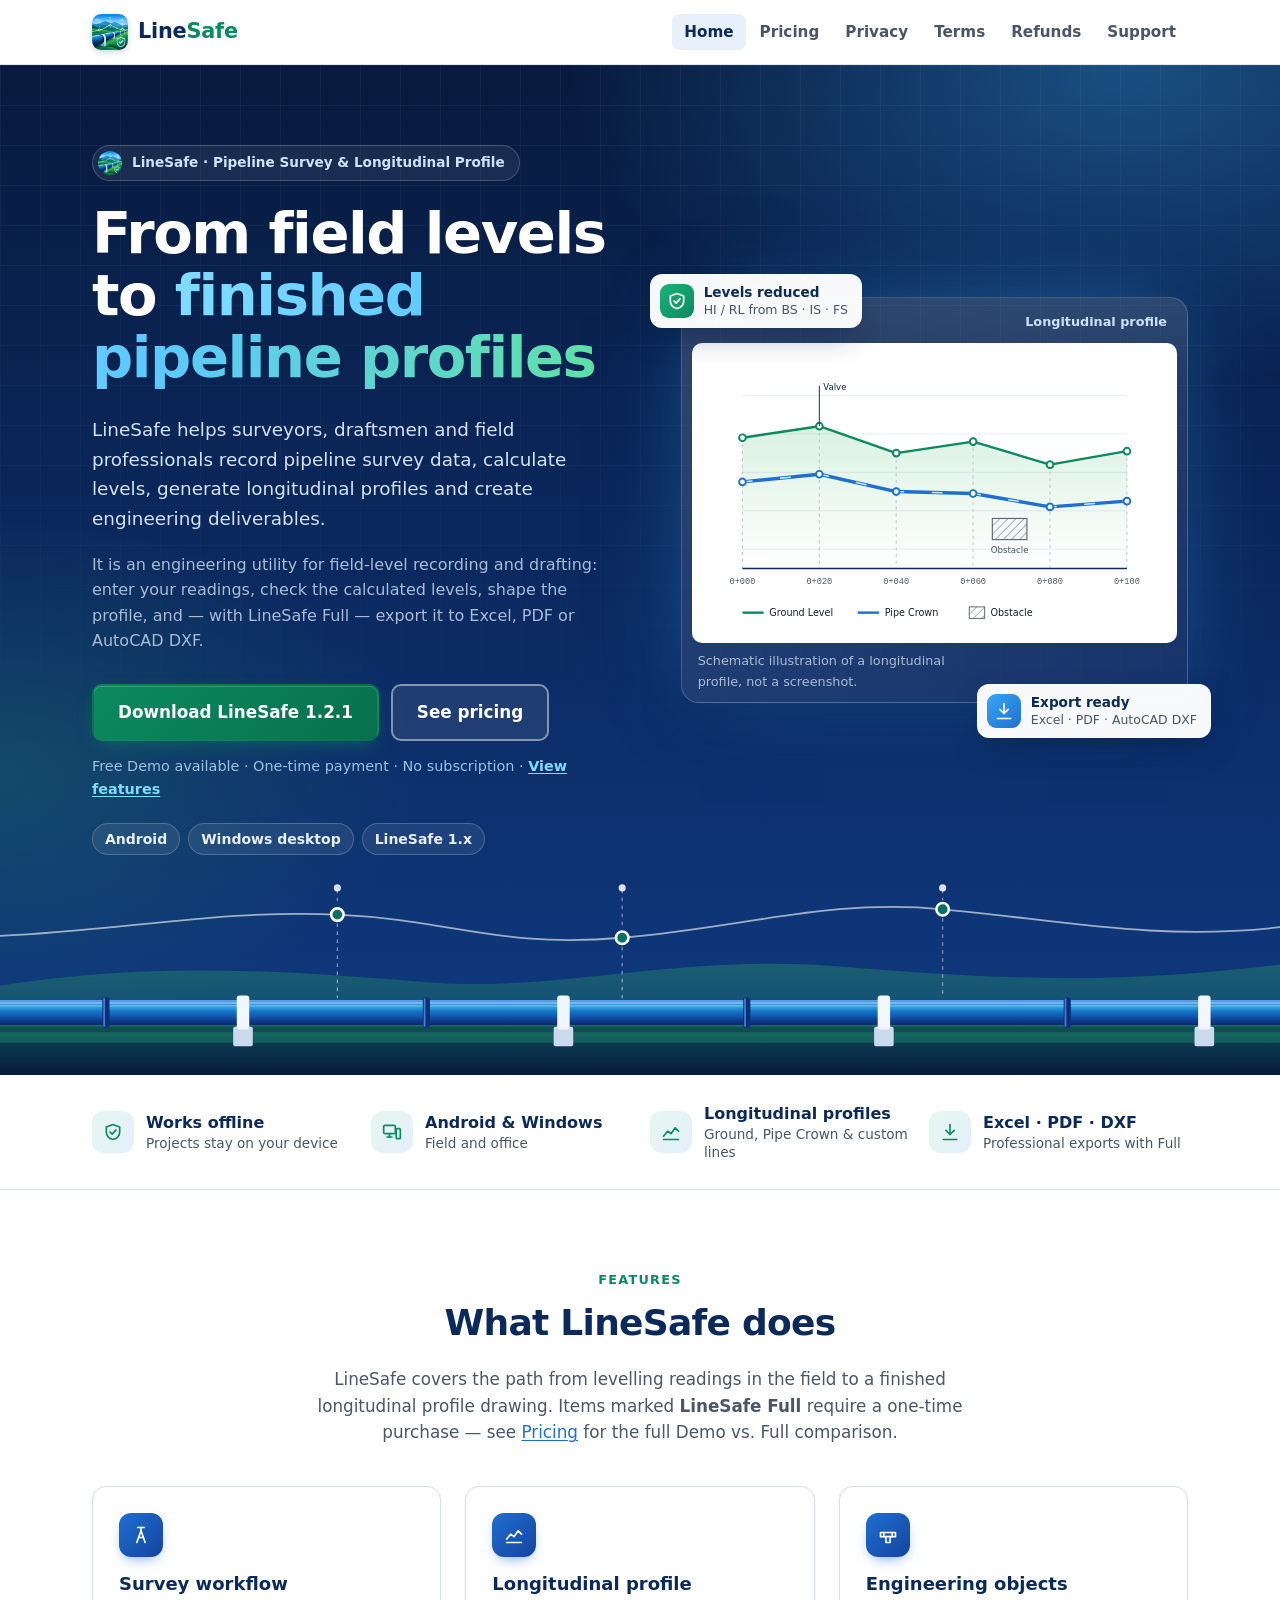
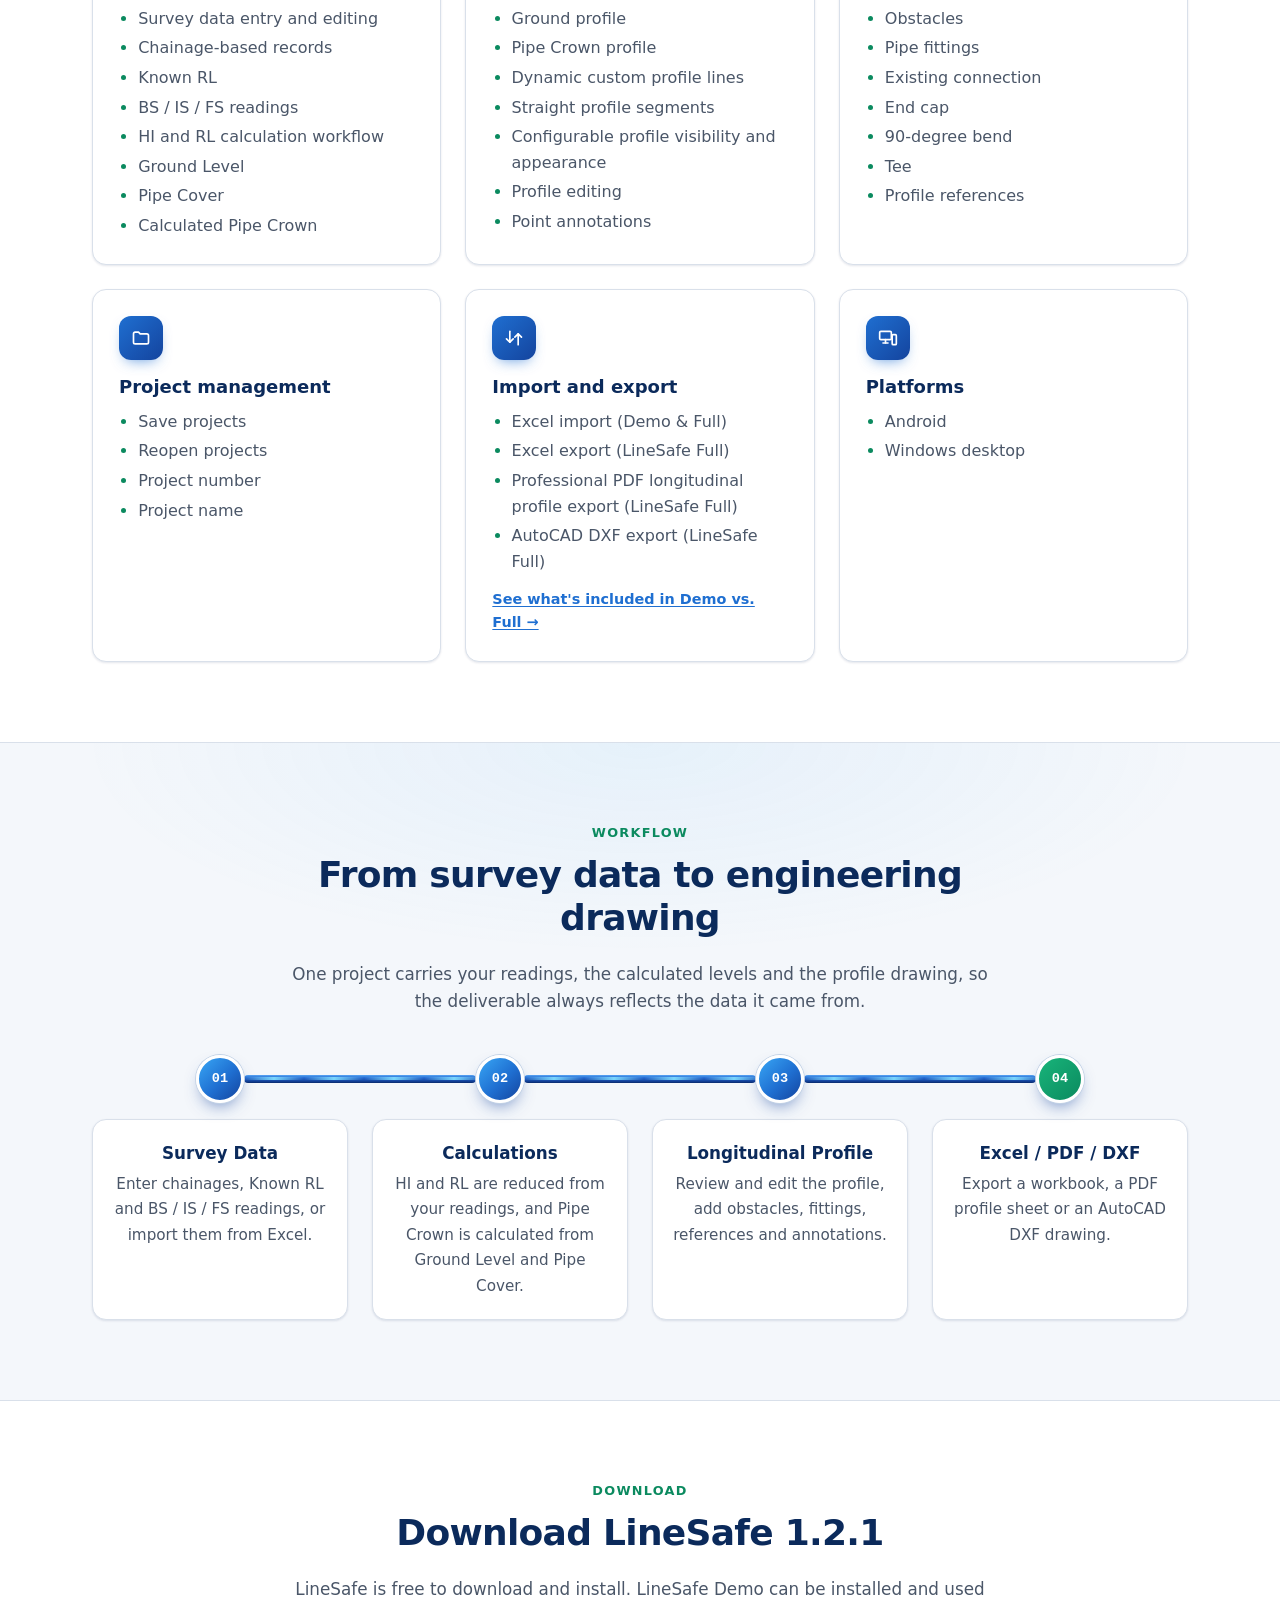
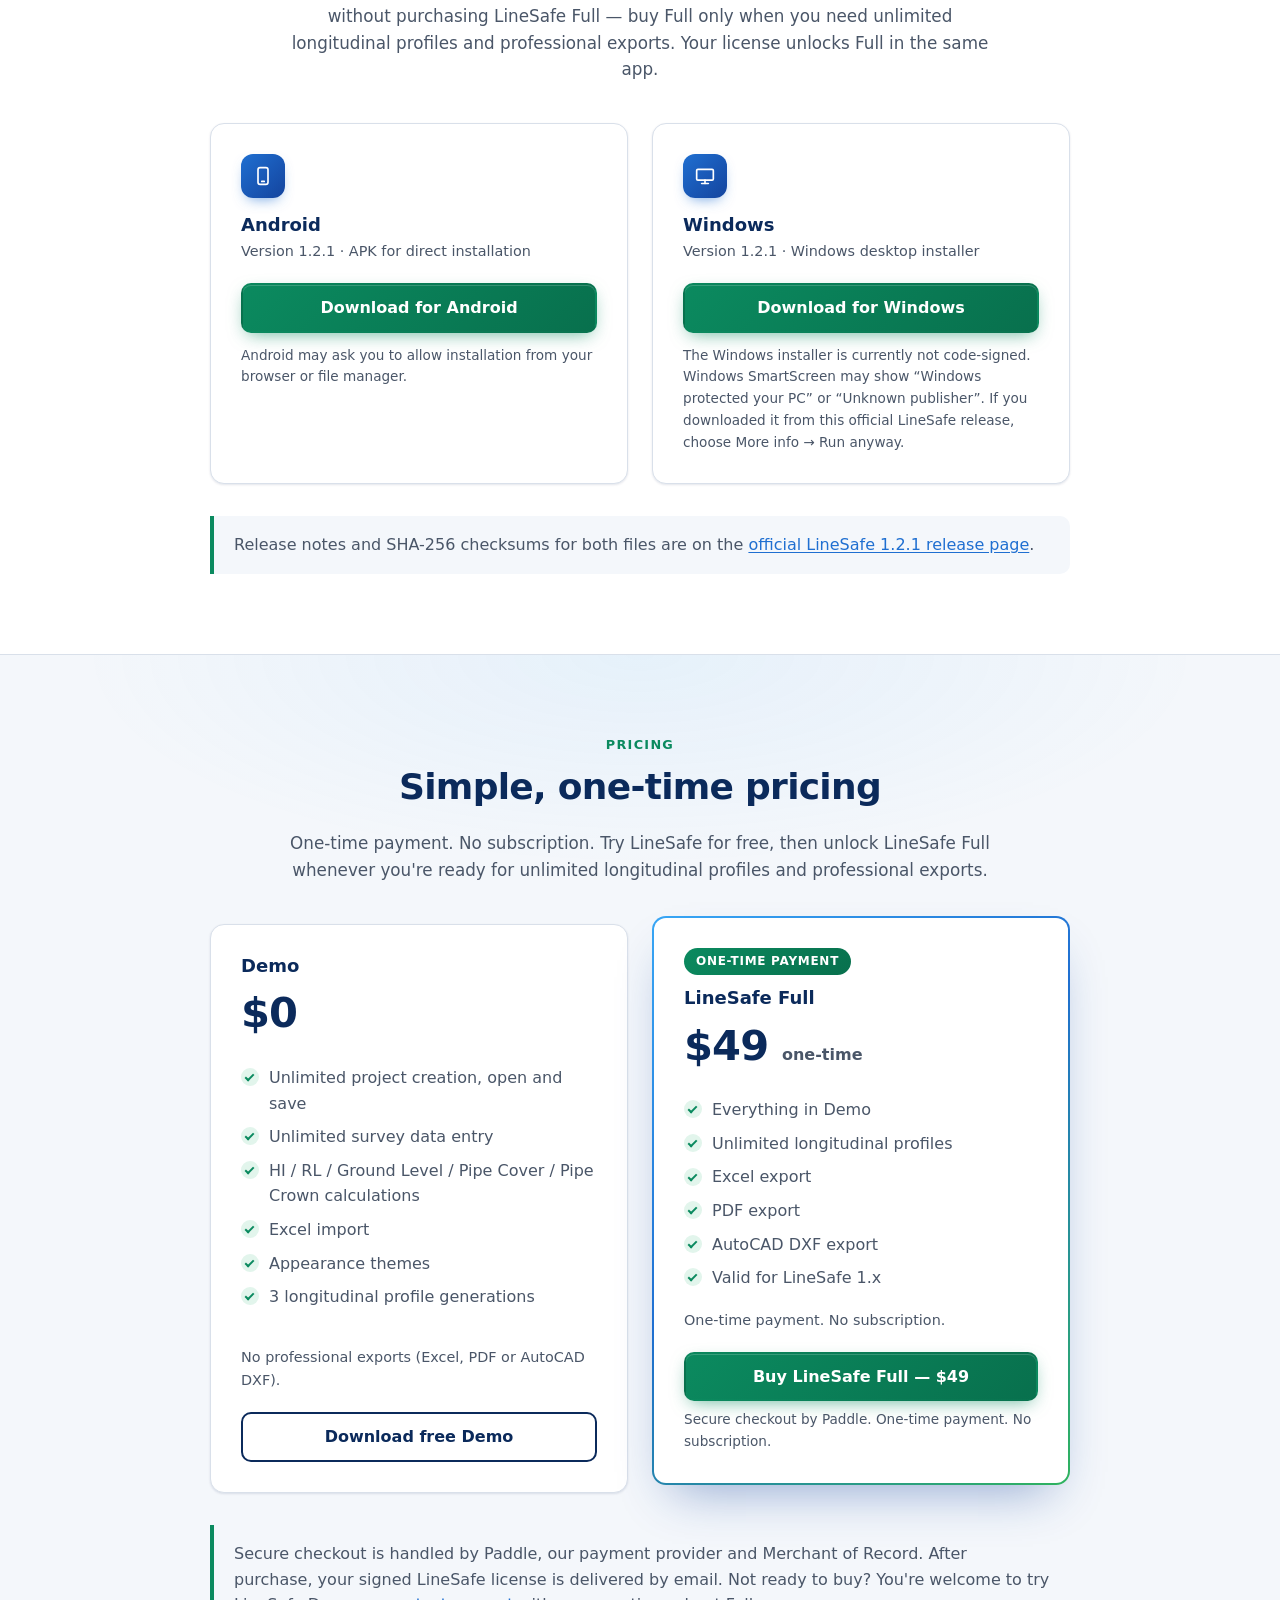
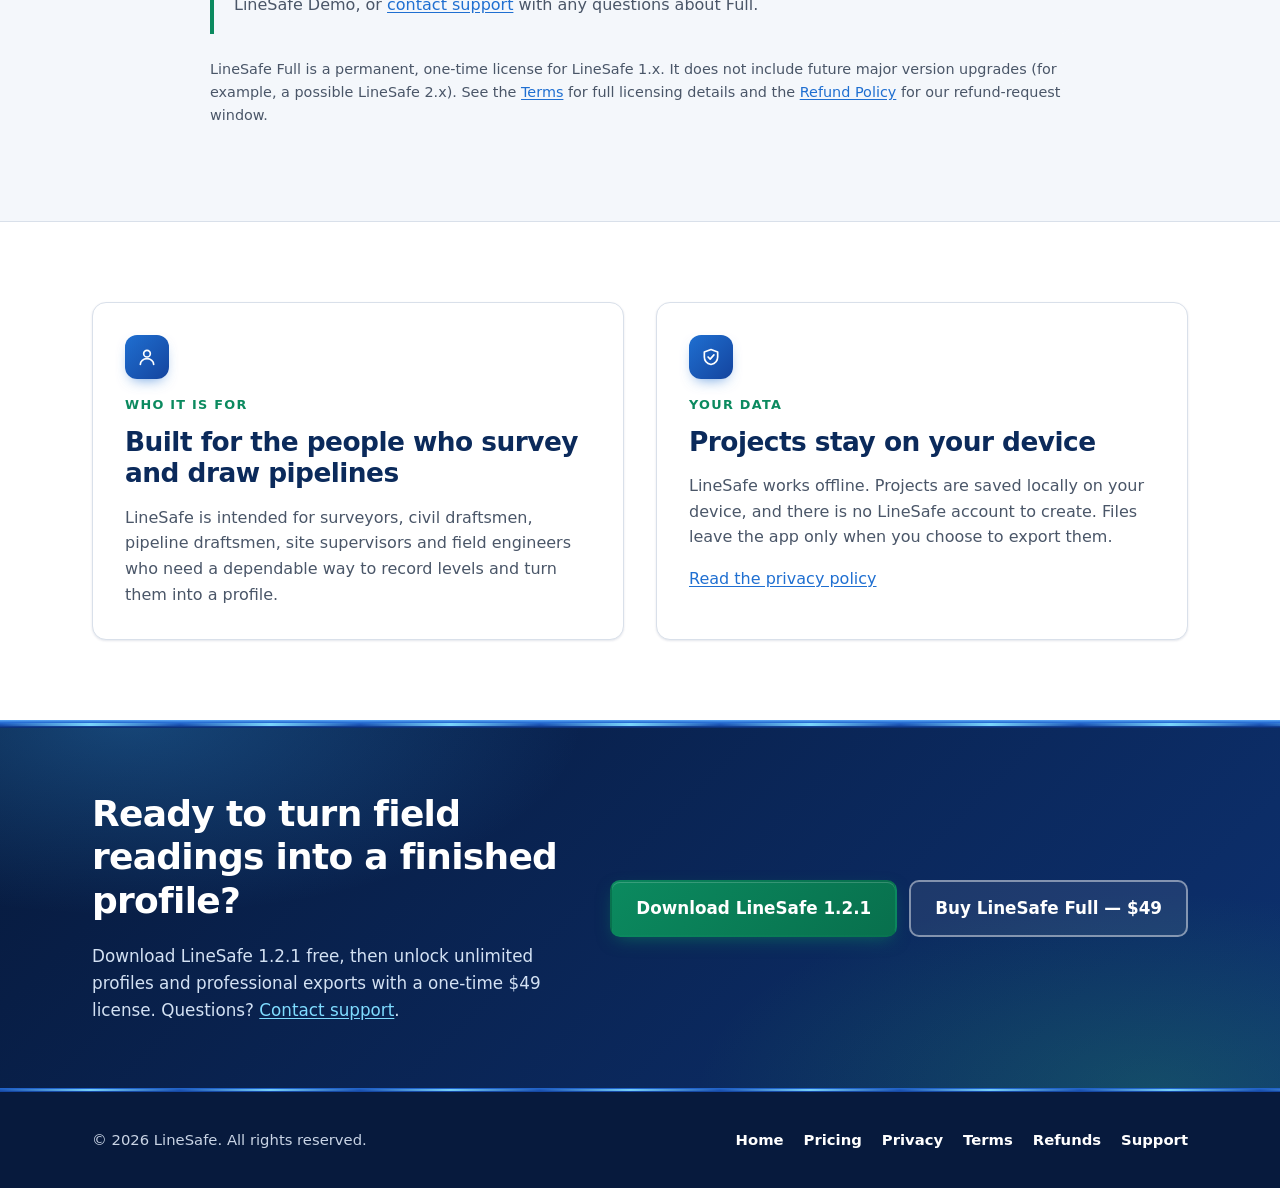
<file: index.html>
<!DOCTYPE html>
<html lang="en">
<head>
  <meta charset="utf-8">
  <meta name="viewport" content="width=device-width, initial-scale=1">
  <title>LineSafe — Pipeline Survey &amp; Longitudinal Profile</title>
  <meta name="description" content="LineSafe helps surveyors, draftsmen and field professionals record pipeline survey data, calculate levels, generate longitudinal profiles and create engineering deliverables.">
  <meta name="theme-color" content="#0b2a5b">
  <link rel="icon" type="image/png" href="assets/linesafe-icon.png">
  <link rel="apple-touch-icon" href="assets/linesafe-icon.png">
  <link rel="stylesheet" href="styles.css">
</head>
<body>
  <a class="skip-link" href="#main">Skip to content</a>

  <header class="site-header">
    <div class="container header-inner">
      <a class="brand" href="index.html" aria-label="LineSafe home">
        <img src="assets/linesafe-icon.png" alt="" width="36" height="36">
        <span><span class="brand-line">Line</span><span class="brand-safe">Safe</span></span>
      </a>
      <nav class="site-nav" aria-label="Main">
        <ul>
          <li><a href="index.html" aria-current="page">Home</a></li>
          <li><a href="pricing.html">Pricing</a></li>
          <li><a href="privacy.html">Privacy</a></li>
          <li><a href="terms.html">Terms</a></li>
          <li><a href="refund.html">Refunds</a></li>
          <li><a href="support.html">Support</a></li>
        </ul>
      </nav>
    </div>
  </header>

  <main id="main">
    <section class="hero" aria-labelledby="hero-title">
      <div class="container hero-inner">
        <div class="hero-copy">
          <p class="hero-eyebrow">
            <img src="assets/linesafe-icon.png" alt="" width="24" height="24">
            <span>LineSafe · Pipeline Survey &amp; Longitudinal Profile</span>
          </p>
          <h1 id="hero-title">From field levels to <span class="text-flow">finished pipeline profiles</span></h1>
          <p class="lead">LineSafe helps surveyors, draftsmen and field professionals record pipeline survey data, calculate levels, generate longitudinal profiles and create engineering deliverables.</p>
          <p class="lead lead-small">It is an engineering utility for field-level recording and drafting: enter your readings, check the calculated levels, shape the profile, and — with LineSafe Full — export it to Excel, PDF or AutoCAD DXF.</p>
          <div class="button-row">
            <a class="button button-primary button-lg" href="#download">Download LineSafe 1.2.1</a>
            <a class="button button-ghost button-lg" href="#pricing">See pricing</a>
          </div>
          <p class="hero-assurance">Free Demo available · One-time payment · No subscription · <a href="#features">View features</a></p>
          <ul class="hero-meta" aria-label="Availability">
            <li class="chip">Android</li>
            <li class="chip">Windows desktop</li>
            <li class="chip">LineSafe 1.x</li>
          </ul>
        </div>

        <figure class="product-window">
          <div class="window-bar" aria-hidden="true">
            <span class="window-dot"></span><span class="window-dot"></span><span class="window-dot"></span>
            <span class="window-title">Longitudinal profile</span>
          </div>
          <div class="window-canvas">
            <svg viewBox="0 0 480 290" role="img" aria-labelledby="profile-title profile-desc" xmlns="http://www.w3.org/2000/svg">
              <title id="profile-title">Illustrative longitudinal profile</title>
              <desc id="profile-desc">A schematic longitudinal profile showing a ground line, a pipe crown line below it, survey stations at 20 metre chainage intervals and an obstacle crossing.</desc>
              <defs>
                <pattern id="hatch" width="6" height="6" patternUnits="userSpaceOnUse" patternTransform="rotate(45)">
                  <line x1="0" y1="0" x2="0" y2="6" stroke="#8a94a6" stroke-width="1.5"/>
                </pattern>
                <linearGradient id="ground-fill" x1="0" y1="0" x2="0" y2="1">
                  <stop offset="0" stop-color="#2fb35e" stop-opacity="0.18"/>
                  <stop offset="1" stop-color="#2fb35e" stop-opacity="0"/>
                </linearGradient>
              </defs>
              <!-- grid -->
              <g stroke="#e8edf4" stroke-width="1">
                <line x1="40" y1="40" x2="440" y2="40"/>
                <line x1="40" y1="80" x2="440" y2="80"/>
                <line x1="40" y1="120" x2="440" y2="120"/>
                <line x1="40" y1="160" x2="440" y2="160"/>
                <line x1="40" y1="200" x2="440" y2="200"/>
              </g>
              <!-- ground fill -->
              <polygon points="40,84 120,72 200,100 280,88 360,112 440,98 440,220 40,220" fill="url(#ground-fill)"/>
              <!-- station verticals -->
              <g stroke="#b8c3d3" stroke-width="1" stroke-dasharray="3 4">
                <line x1="40" y1="84" x2="40" y2="220"/>
                <line x1="120" y1="72" x2="120" y2="220"/>
                <line x1="200" y1="100" x2="200" y2="220"/>
                <line x1="280" y1="88" x2="280" y2="220"/>
                <line x1="360" y1="112" x2="360" y2="220"/>
                <line x1="440" y1="98" x2="440" y2="220"/>
              </g>
              <!-- datum -->
              <line x1="40" y1="220" x2="440" y2="220" stroke="#0b2a5b" stroke-width="1.5"/>
              <!-- obstacle -->
              <rect x="300" y="168" width="36" height="22" fill="url(#hatch)" stroke="#5b6678" stroke-width="1.2"/>
              <text x="318" y="204" font-size="9" fill="#4a5668" text-anchor="middle" font-family="system-ui, sans-serif">Obstacle</text>
              <!-- ground profile -->
              <polyline points="40,84 120,72 200,100 280,88 360,112 440,98" fill="none" stroke="#0b8a5f" stroke-width="2.5" stroke-linejoin="round"/>
              <!-- pipe crown profile, with a light "flow" overlay -->
              <polyline points="40,130 120,122 200,140 280,142 360,156 440,150" fill="none" stroke="#1f6fd1" stroke-width="3.5" stroke-linejoin="round"/>
              <polyline class="crown-flow" points="40,130 120,122 200,140 280,142 360,156 440,150" fill="none" stroke="#bfeaff" stroke-width="1.6" stroke-linecap="round" stroke-linejoin="round"/>
              <!-- station points -->
              <g fill="#ffffff" stroke="#0b8a5f" stroke-width="2">
                <circle cx="40" cy="84" r="3.5"/><circle cx="120" cy="72" r="3.5"/><circle cx="200" cy="100" r="3.5"/>
                <circle cx="280" cy="88" r="3.5"/><circle cx="360" cy="112" r="3.5"/><circle cx="440" cy="98" r="3.5"/>
              </g>
              <g fill="#ffffff" stroke="#1f6fd1" stroke-width="2">
                <circle cx="40" cy="130" r="3.5"/><circle cx="120" cy="122" r="3.5"/><circle cx="200" cy="140" r="3.5"/>
                <circle cx="280" cy="142" r="3.5"/><circle cx="360" cy="156" r="3.5"/><circle cx="440" cy="150" r="3.5"/>
              </g>
              <!-- annotation -->
              <g font-family="system-ui, sans-serif" font-size="9" fill="#0b2a5b">
                <line x1="120" y1="72" x2="120" y2="30" stroke="#0b2a5b" stroke-width="1"/>
                <text x="124" y="34">Valve</text>
              </g>
              <!-- chainage labels -->
              <g font-family="ui-monospace, Consolas, monospace" font-size="9" fill="#4a5668" text-anchor="middle">
                <text x="40" y="236">0+000</text>
                <text x="120" y="236">0+020</text>
                <text x="200" y="236">0+040</text>
                <text x="280" y="236">0+060</text>
                <text x="360" y="236">0+080</text>
                <text x="440" y="236">0+100</text>
              </g>
              <!-- legend -->
              <g font-family="system-ui, sans-serif" font-size="10" fill="#16202e">
                <line x1="40" y1="266" x2="62" y2="266" stroke="#0b8a5f" stroke-width="2.5"/>
                <text x="68" y="269">Ground Level</text>
                <line x1="160" y1="266" x2="182" y2="266" stroke="#1f6fd1" stroke-width="2.5"/>
                <text x="188" y="269">Pipe Crown</text>
                <rect x="276" y="260" width="16" height="12" fill="url(#hatch)" stroke="#5b6678" stroke-width="1"/>
                <text x="298" y="269">Obstacle</text>
              </g>
            </svg>
          </div>
          <figcaption>Schematic illustration of a longitudinal profile, not a screenshot.</figcaption>

          <div class="float-badge float-badge-top" aria-hidden="true">
            <span class="float-icon"><svg viewBox="0 0 24 24"><path d="M12 3l8 3v6c0 5-3.5 8-8 9-4.5-1-8-4-8-9V6z"/><path d="M8.5 12l2.5 2.5 4.5-5"/></svg></span>
            <span><strong>Levels reduced</strong><small>HI / RL from BS · IS · FS</small></span>
          </div>
          <div class="float-badge float-badge-bottom" aria-hidden="true">
            <span class="float-icon float-icon-blue"><svg viewBox="0 0 24 24"><path d="M12 3v12"/><path d="M7 10l5 5 5-5"/><path d="M4 21h16"/></svg></span>
            <span><strong>Export ready</strong><small>Excel · PDF · AutoCAD DXF</small></span>
          </div>
        </figure>
      </div>

      <!-- Signature pipeline: survey profile above a pipeline with water flowing through it. Decorative. -->
      <div class="hero-pipeline" aria-hidden="true">
        <svg class="pipeline-svg" viewBox="0 0 1440 220" preserveAspectRatio="xMidYMax slice" focusable="false" xmlns="http://www.w3.org/2000/svg">
          <defs>
            <linearGradient id="pl-body" x1="0" y1="0" x2="0" y2="1">
              <stop offset="0" stop-color="#5aa8f5"/>
              <stop offset="0.3" stop-color="#2468d0"/>
              <stop offset="0.72" stop-color="#14449e"/>
              <stop offset="1" stop-color="#0a2a6b"/>
            </linearGradient>
            <linearGradient id="pl-hill-back" x1="0" y1="0" x2="0" y2="1">
              <stop offset="0" stop-color="#2fb35e" stop-opacity="0.32"/>
              <stop offset="1" stop-color="#2fb35e" stop-opacity="0"/>
            </linearGradient>
            <linearGradient id="pl-hill-front" x1="0" y1="0" x2="0" y2="1">
              <stop offset="0" stop-color="#1f9a55" stop-opacity="0.55"/>
              <stop offset="1" stop-color="#0b3a4d" stop-opacity="0.9"/>
            </linearGradient>
            <linearGradient id="pl-ground" x1="0" y1="0" x2="0" y2="1">
              <stop offset="0" stop-color="#0c3a52"/>
              <stop offset="1" stop-color="#071a3d"/>
            </linearGradient>
            <clipPath id="pl-channel">
              <rect x="-20" y="141" width="1480" height="18" rx="9"/>
            </clipPath>
            <!-- Water body and particle colours. -->
            <linearGradient id="pl-water-depth" x1="0" y1="0" x2="0" y2="1">
              <stop offset="0" stop-color="#3fc4ec"/>
              <stop offset="0.45" stop-color="#1477c9"/>
              <stop offset="1" stop-color="#0b3f94"/>
            </linearGradient>
            <linearGradient id="pl-water-streak" x1="0" y1="0" x2="1" y2="0">
              <stop offset="0" stop-color="#e6f8ff" stop-opacity="0"/>
              <stop offset="0.7" stop-color="#e6f8ff" stop-opacity="0.9"/>
              <stop offset="1" stop-color="#e6f8ff" stop-opacity="0"/>
            </linearGradient>
            <linearGradient id="pl-water-streak-green" x1="0" y1="0" x2="1" y2="0">
              <stop offset="0" stop-color="#5fe0a8" stop-opacity="0"/>
              <stop offset="0.7" stop-color="#5fe0a8" stop-opacity="0.9"/>
              <stop offset="1" stop-color="#5fe0a8" stop-opacity="0"/>
            </linearGradient>
          </defs>

          <!-- terrain -->
          <path d="M0 120 C 180 92 330 104 480 116 S 760 84 940 98 S 1240 120 1440 96 V220 H0 Z" fill="url(#pl-hill-back)"/>
          <path d="M0 160 C 220 136 420 150 640 146 S 1060 132 1240 146 S 1380 150 1440 144 V220 H0 Z" fill="url(#pl-hill-front)"/>
          <rect x="0" y="184" width="1440" height="36" fill="url(#pl-ground)"/>

          <!-- survey profile line with stations -->
          <path d="M0 64 C 140 58 250 34 380 40 S 560 78 700 66 S 930 22 1060 34 S 1300 70 1440 54" fill="none" stroke="#ffffff" stroke-opacity="0.6" stroke-width="2"/>
          <g stroke="#ffffff" stroke-opacity="0.45" stroke-width="1.5" stroke-dasharray="4 5">
            <line x1="380" y1="12" x2="380" y2="30"/><line x1="380" y1="50" x2="380" y2="134"/>
            <line x1="700" y1="12" x2="700" y2="56"/><line x1="700" y1="76" x2="700" y2="134"/>
            <line x1="1060" y1="12" x2="1060" y2="24"/><line x1="1060" y1="44" x2="1060" y2="134"/>
          </g>
          <g fill="#ffffff" fill-opacity="0.85">
            <circle cx="380" cy="10" r="4"/><circle cx="700" cy="10" r="4"/><circle cx="1060" cy="10" r="4"/>
          </g>
          <g fill="none" stroke="#7fdcff" stroke-width="2">
            <circle class="pl-pulse" cx="380" cy="40" r="7"/>
            <circle class="pl-pulse pl-pulse-2" cx="700" cy="66" r="7"/>
            <circle class="pl-pulse pl-pulse-3" cx="1060" cy="34" r="7"/>
          </g>
          <g fill="#0d6e63" stroke="#ffffff" stroke-width="3">
            <circle cx="380" cy="40" r="7"/><circle cx="700" cy="66" r="7"/><circle cx="1060" cy="34" r="7"/>
          </g>

          <!-- pipe -->
          <rect x="-20" y="166" width="1480" height="6" fill="#06183a" opacity="0.35"/>
          <rect x="-20" y="136" width="1480" height="28" fill="url(#pl-body)"/>
          <g clip-path="url(#pl-channel)">
            <!-- water: a calm body plus 28 individual particles flowing
                 left to right. Each particle starts just left of the
                 clipped channel and travels to just past its right end, so
                 it enters and leaves out of sight; per-particle durations
                 and negative delays keep them unsynchronised. -->
            <rect class="pl-water" x="-20" y="141" width="1480" height="18" fill="url(#pl-water-depth)"/>
            <g class="pl-particles">
            <circle class="pl-p pl-p-dot" cx="-40" cy="151.4" r="1.5" style="--dur:2.6s;--delay:-0.16s;--o:0.57;--wy:1.0px"/>
            <circle class="pl-p pl-p-dot" cx="-40" cy="152.1" r="1.8" style="--dur:3.9s;--delay:-0.58s;--o:0.7;--wy:-0.2px"/>
            <circle class="pl-p pl-p-dot" cx="-40" cy="149.1" r="1.7" style="--dur:3.7s;--delay:-1.06s;--o:0.69;--wy:-1.1px"/>
            <circle class="pl-p pl-p-dot" cx="-40" cy="149.2" r="1.2" style="--dur:3.6s;--delay:-1.38s;--o:0.52;--wy:-0.4px"/>
            <circle class="pl-p pl-p-dot" cx="-40" cy="147.9" r="1.4" style="--dur:3.9s;--delay:-2.0s;--o:0.61;--wy:-0.8px"/>
            <circle class="pl-p pl-p-dot" cx="-40" cy="154.9" r="1.1" style="--dur:2.7s;--delay:-1.61s;--o:0.56;--wy:0.6px"/>
            <circle class="pl-p pl-p-dot" cx="-40" cy="150.8" r="1.5" style="--dur:2.7s;--delay:-2.04s;--o:0.45;--wy:-0.6px"/>
            <circle class="pl-p pl-p-dot" cx="-40" cy="152.5" r="1.4" style="--dur:2.8s;--delay:-2.4s;--o:0.66;--wy:-1.2px"/>
            <circle class="pl-p pl-p-dot" cx="-40" cy="146.2" r="1.2" style="--dur:3.2s;--delay:-3.04s;--o:0.65;--wy:0.7px"/>
            <circle class="pl-p pl-p-bubble" cx="-40" cy="148.4" r="2.0" style="--dur:3.0s;--delay:-0.15s;--o:0.56;--wy:0.9px"/>
            <circle class="pl-p pl-p-bubble" cx="-40" cy="153.6" r="1.8" style="--dur:3.8s;--delay:-1.36s;--o:0.55;--wy:0.2px"/>
            <circle class="pl-p pl-p-bubble" cx="-40" cy="150.0" r="1.5" style="--dur:3.5s;--delay:-1.62s;--o:0.48;--wy:-0.3px"/>
            <circle class="pl-p pl-p-bubble" cx="-40" cy="145.8" r="1.8" style="--dur:3.3s;--delay:-2.31s;--o:0.58;--wy:0.5px"/>
            <circle class="pl-p pl-p-bubble" cx="-40" cy="152.1" r="2.0" style="--dur:3.7s;--delay:-3.08s;--o:0.57;--wy:-1.1px"/>
            <rect class="pl-p pl-p-streak" x="-63" y="150.7" width="23" height="1.7" rx="0.85" style="--dur:5.9s;--delay:-0.29s;--o:0.48;--wy:-0.8px"/>
            <rect class="pl-p pl-p-streak" x="-75" y="152.8" width="35" height="1.6" rx="0.8" style="--dur:4.6s;--delay:-0.72s;--o:0.62;--wy:-1.0px"/>
            <rect class="pl-p pl-p-streak" x="-72" y="153.1" width="32" height="2.0" rx="1" style="--dur:5.5s;--delay:-1.97s;--o:0.59;--wy:-1.2px"/>
            <rect class="pl-p pl-p-streak" x="-71" y="150.4" width="31" height="1.6" rx="0.8" style="--dur:5.0s;--delay:-1.96s;--o:0.41;--wy:-0.6px"/>
            <rect class="pl-p pl-p-streak" x="-71" y="151.6" width="31" height="1.5" rx="0.75" style="--dur:5.5s;--delay:-3.13s;--o:0.58;--wy:0.7px"/>
            <rect class="pl-p pl-p-streak" x="-59" y="145.9" width="19" height="1.7" rx="0.85" style="--dur:5.1s;--delay:-3.67s;--o:0.46;--wy:-0.9px"/>
            <rect class="pl-p pl-p-streak" x="-60" y="154.2" width="20" height="1.6" rx="0.8" style="--dur:5.5s;--delay:-4.51s;--o:0.49;--wy:-0.4px"/>
            <rect class="pl-p pl-p-streak" x="-61" y="145.5" width="21" height="1.7" rx="0.85" style="--dur:4.3s;--delay:-4.05s;--o:0.54;--wy:0.6px"/>
            <rect class="pl-p pl-p-long" x="-116" y="144.3" width="76" height="2.5" rx="1.25" style="--dur:6.3s;--delay:-0.63s;--o:0.29;--wy:-0.4px"/>
            <rect class="pl-p pl-p-long" x="-100" y="144.2" width="60" height="2.3" rx="1.15" style="--dur:8.6s;--delay:-2.4s;--o:0.27;--wy:0.5px"/>
            <rect class="pl-p pl-p-long" x="-121" y="148.8" width="81" height="2.7" rx="1.35" style="--dur:6.4s;--delay:-4.11s;--o:0.32;--wy:1.1px"/>
            <rect class="pl-p pl-p-long" x="-112" y="154.8" width="72" height="2.5" rx="1.25" style="--dur:7.6s;--delay:-7.35s;--o:0.22;--wy:1.0px"/>
            <rect class="pl-p pl-p-green" x="-84" y="151.9" width="44" height="1.7" rx="0.85" style="--dur:5.8s;--delay:-2.43s;--o:0.4;--wy:-0.8px"/>
            <rect class="pl-p pl-p-green" x="-69" y="148.6" width="29" height="2.1" rx="1.05" style="--dur:5.5s;--delay:-5.14s;--o:0.34;--wy:-0.8px"/>
            </g>
            <rect x="-20" y="142" width="1480" height="1.2" fill="#d8f6ff" opacity="0.3"/>
          </g>
          <rect x="-20" y="138.5" width="1480" height="2" fill="#ffffff" opacity="0.35"/>

          <!-- flange joints -->
          <g>
            <rect x="116" y="133" width="8" height="34" rx="2" fill="#0c2f7a"/>
            <rect x="476" y="133" width="8" height="34" rx="2" fill="#0c2f7a"/>
            <rect x="836" y="133" width="8" height="34" rx="2" fill="#0c2f7a"/>
            <rect x="1196" y="133" width="8" height="34" rx="2" fill="#0c2f7a"/>
          </g>
          <g fill="#7cbcff" opacity="0.55">
            <rect x="117" y="134" width="2" height="32"/><rect x="477" y="134" width="2" height="32"/>
            <rect x="837" y="134" width="2" height="32"/><rect x="1197" y="134" width="2" height="32"/>
          </g>

          <!-- white supports, as in the LineSafe icon -->
          <g>
            <rect x="263" y="166" width="22" height="22" rx="2" fill="#c9d9ee"/>
            <rect x="267" y="131" width="14" height="38" rx="3" fill="#f2f7fd"/>
            <rect x="623" y="166" width="22" height="22" rx="2" fill="#c9d9ee"/>
            <rect x="627" y="131" width="14" height="38" rx="3" fill="#f2f7fd"/>
            <rect x="983" y="166" width="22" height="22" rx="2" fill="#c9d9ee"/>
            <rect x="987" y="131" width="14" height="38" rx="3" fill="#f2f7fd"/>
            <rect x="1343" y="166" width="22" height="22" rx="2" fill="#c9d9ee"/>
            <rect x="1347" y="131" width="14" height="38" rx="3" fill="#f2f7fd"/>
          </g>
        </svg>
      </div>
    </section>

    <section class="value-strip" aria-label="Highlights">
      <div class="container">
        <ul class="value-grid">
          <li>
            <span class="value-icon"><svg viewBox="0 0 24 24" aria-hidden="true"><path d="M12 3l8 3v6c0 5-3.5 8-8 9-4.5-1-8-4-8-9V6z"/><path d="M8.5 12l2.5 2.5 4.5-5"/></svg></span>
            <span><strong>Works offline</strong><small>Projects stay on your device</small></span>
          </li>
          <li>
            <span class="value-icon"><svg viewBox="0 0 24 24" aria-hidden="true"><rect x="2" y="4" width="14" height="10" rx="1.5"/><path d="M6 18h6"/><path d="M9 14v4"/><rect x="17" y="8" width="5" height="12" rx="1.2"/></svg></span>
            <span><strong>Android &amp; Windows</strong><small>Field and office</small></span>
          </li>
          <li>
            <span class="value-icon"><svg viewBox="0 0 24 24" aria-hidden="true"><path d="M3 17l5-6 4 3 5-7 4 4"/><path d="M3 21h18"/></svg></span>
            <span><strong>Longitudinal profiles</strong><small>Ground, Pipe Crown &amp; custom lines</small></span>
          </li>
          <li>
            <span class="value-icon"><svg viewBox="0 0 24 24" aria-hidden="true"><path d="M12 3v12"/><path d="M7 10l5 5 5-5"/><path d="M4 21h16"/></svg></span>
            <span><strong>Excel · PDF · DXF</strong><small>Professional exports with Full</small></span>
          </li>
        </ul>
      </div>
    </section>

    <section class="section" id="features" aria-labelledby="features-title">
      <div class="container">
        <div class="section-head section-head-center">
          <span class="eyebrow">Features</span>
          <h2 id="features-title">What LineSafe does</h2>
          <p>LineSafe covers the path from levelling readings in the field to a finished longitudinal profile drawing. Items marked <strong>LineSafe Full</strong> require a one-time purchase — see <a href="#pricing">Pricing</a> for the full Demo vs. Full comparison.</p>
        </div>

        <div class="feature-grid">
          <article class="card">
            <span class="card-icon" aria-hidden="true"><svg viewBox="0 0 24 24"><path d="M8 3h8"/><path d="M12 3v4"/><path d="M7 21l5-14 5 14"/><path d="M9 15h6"/></svg></span>
            <h3>Survey workflow</h3>
            <ul>
              <li>Survey data entry and editing</li>
              <li>Chainage-based records</li>
              <li>Known RL</li>
              <li>BS / IS / FS readings</li>
              <li>HI and RL calculation workflow</li>
              <li>Ground Level</li>
              <li>Pipe Cover</li>
              <li>Calculated Pipe Crown</li>
            </ul>
          </article>

          <article class="card">
            <span class="card-icon" aria-hidden="true"><svg viewBox="0 0 24 24"><path d="M3 17l5-6 4 3 5-7 4 4"/><path d="M3 21h18"/></svg></span>
            <h3>Longitudinal profile</h3>
            <ul>
              <li>Ground profile</li>
              <li>Pipe Crown profile</li>
              <li>Dynamic custom profile lines</li>
              <li>Straight profile segments</li>
              <li>Configurable profile visibility and appearance</li>
              <li>Profile editing</li>
              <li>Point annotations</li>
            </ul>
          </article>

          <article class="card">
            <span class="card-icon" aria-hidden="true"><svg viewBox="0 0 24 24"><path d="M3 9h18v5H3z"/><path d="M9.5 14v7h5v-7"/><path d="M7 9v5"/><path d="M17 9v5"/></svg></span>
            <h3>Engineering objects</h3>
            <ul>
              <li>Obstacles</li>
              <li>Pipe fittings</li>
              <li>Existing connection</li>
              <li>End cap</li>
              <li>90-degree bend</li>
              <li>Tee</li>
              <li>Profile references</li>
            </ul>
          </article>

          <article class="card">
            <span class="card-icon" aria-hidden="true"><svg viewBox="0 0 24 24"><path d="M3 7a2 2 0 0 1 2-2h4l2 2h8a2 2 0 0 1 2 2v8a2 2 0 0 1-2 2H5a2 2 0 0 1-2-2z"/></svg></span>
            <h3>Project management</h3>
            <ul>
              <li>Save projects</li>
              <li>Reopen projects</li>
              <li>Project number</li>
              <li>Project name</li>
            </ul>
          </article>

          <article class="card">
            <span class="card-icon" aria-hidden="true"><svg viewBox="0 0 24 24"><path d="M7 4v13"/><path d="M3 13l4 4 4-4"/><path d="M17 20V7"/><path d="M13 11l4-4 4 4"/></svg></span>
            <h3>Import and export</h3>
            <ul>
              <li>Excel import (Demo &amp; Full)</li>
              <li>Excel export (LineSafe Full)</li>
              <li>Professional PDF longitudinal profile export (LineSafe Full)</li>
              <li>AutoCAD DXF export (LineSafe Full)</li>
            </ul>
            <p class="card-link"><a href="#pricing">See what's included in Demo vs. Full →</a></p>
          </article>

          <article class="card">
            <span class="card-icon" aria-hidden="true"><svg viewBox="0 0 24 24"><rect x="2" y="4" width="14" height="10" rx="1.5"/><path d="M6 18h6"/><path d="M9 14v4"/><rect x="17" y="8" width="5" height="12" rx="1.2"/></svg></span>
            <h3>Platforms</h3>
            <ul>
              <li>Android</li>
              <li>Windows desktop</li>
            </ul>
          </article>
        </div>
      </div>
    </section>

    <section class="section section-alt" id="workflow" aria-labelledby="workflow-title">
      <div class="container">
        <div class="section-head section-head-center">
          <span class="eyebrow">Workflow</span>
          <h2 id="workflow-title">From survey data to engineering drawing</h2>
          <p>One project carries your readings, the calculated levels and the profile drawing, so the deliverable always reflects the data it came from.</p>
        </div>

        <ol class="workflow">
          <li>
            <span class="step-node" aria-hidden="true">01</span>
            <div class="step-card">
              <strong>Survey Data</strong>
              <span>Enter chainages, Known RL and BS / IS / FS readings, or import them from Excel.</span>
            </div>
          </li>
          <li>
            <span class="step-node" aria-hidden="true">02</span>
            <div class="step-card">
              <strong>Calculations</strong>
              <span>HI and RL are reduced from your readings, and Pipe Crown is calculated from Ground Level and Pipe Cover.</span>
            </div>
          </li>
          <li>
            <span class="step-node" aria-hidden="true">03</span>
            <div class="step-card">
              <strong>Longitudinal Profile</strong>
              <span>Review and edit the profile, add obstacles, fittings, references and annotations.</span>
            </div>
          </li>
          <li>
            <span class="step-node" aria-hidden="true">04</span>
            <div class="step-card">
              <strong>Excel / PDF / DXF</strong>
              <span>Export a workbook, a PDF profile sheet or an AutoCAD DXF drawing.</span>
            </div>
          </li>
        </ol>
      </div>
    </section>

    <section class="section" id="download" aria-labelledby="download-title">
      <div class="container">
        <div class="section-head section-head-center">
          <span class="eyebrow">Download</span>
          <h2 id="download-title">Download LineSafe 1.2.1</h2>
          <p>LineSafe is free to download and install. LineSafe Demo can be installed and used without purchasing LineSafe Full &mdash; buy Full only when you need unlimited longitudinal profiles and professional exports. Your license unlocks Full in the same app.</p>
        </div>

        <div class="download-grid">
          <article class="download-card">
            <span class="card-icon" aria-hidden="true"><svg viewBox="0 0 24 24"><rect x="6" y="2" width="12" height="20" rx="2.5"/><path d="M10.5 18.5h3"/></svg></span>
            <h3>Android</h3>
            <p class="price-note">Version 1.2.1 &middot; APK for direct installation</p>
            <div class="button-row">
              <a class="button button-primary button-block" href="https://github.com/justin23999/linesafe-site/releases/download/app-v1.2.1/LineSafe-1.2.1-Android.apk">Download for Android</a>
            </div>
            <p class="purchase-status-note">Android may ask you to allow installation from your browser or file manager.</p>
          </article>

          <article class="download-card">
            <span class="card-icon" aria-hidden="true"><svg viewBox="0 0 24 24"><rect x="2" y="4" width="20" height="13" rx="1.5"/><path d="M8 21h8"/><path d="M12 17v4"/></svg></span>
            <h3>Windows</h3>
            <p class="price-note">Version 1.2.1 &middot; Windows desktop installer</p>
            <div class="button-row">
              <a class="button button-primary button-block" href="https://github.com/justin23999/linesafe-site/releases/download/app-v1.2.1/LineSafe-Setup-1.2.1.exe">Download for Windows</a>
            </div>
            <p class="purchase-status-note">The Windows installer is currently not code-signed. Windows SmartScreen may show &ldquo;Windows protected your PC&rdquo; or &ldquo;Unknown publisher&rdquo;. If you downloaded it from this official LineSafe release, choose More info &rarr; Run anyway.</p>
          </article>
        </div>

        <div class="note note-center">
          <p>Release notes and SHA-256 checksums for both files are on the <a href="https://github.com/justin23999/linesafe-site/releases/tag/app-v1.2.1">official LineSafe 1.2.1 release page</a>.</p>
        </div>
      </div>
    </section>

    <section class="section section-alt" id="pricing" aria-labelledby="pricing-title">
      <div class="container">
        <div class="section-head section-head-center">
          <span class="eyebrow">Pricing</span>
          <h2 id="pricing-title">Simple, one-time pricing</h2>
          <p>One-time payment. No subscription. Try LineSafe for free, then unlock LineSafe Full whenever you're ready for unlimited longitudinal profiles and professional exports.</p>
        </div>

        <div class="pricing-grid pricing-grid-center">
          <article class="price-card">
            <h3>Demo</h3>
            <p class="price">$0</p>
            <ul>
              <li>Unlimited project creation, open and save</li>
              <li>Unlimited survey data entry</li>
              <li>HI / RL / Ground Level / Pipe Cover / Pipe Crown calculations</li>
              <li>Excel import</li>
              <li>Appearance themes</li>
              <li>3 longitudinal profile generations</li>
            </ul>
            <p class="price-note">No professional exports (Excel, PDF or AutoCAD DXF).</p>
            <div class="button-row">
              <a class="button button-secondary button-block" href="#download">Download free Demo</a>
            </div>
          </article>

          <article class="price-card price-card-featured">
            <span class="price-badge">One-time payment</span>
            <h3>LineSafe Full</h3>
            <p class="price">$49 <span class="price-period">one-time</span></p>
            <ul>
              <li>Everything in Demo</li>
              <li>Unlimited longitudinal profiles</li>
              <li>Excel export</li>
              <li>PDF export</li>
              <li>AutoCAD DXF export</li>
              <li>Valid for LineSafe 1.x</li>
            </ul>
            <p class="price-note">One-time payment. No subscription.</p>
            <div class="button-row">
              <a class="button button-primary button-block" href="checkout.html?buy=1">Buy LineSafe Full — $49</a>
            </div>
            <p class="purchase-status-note">Secure checkout by Paddle. One-time payment. No subscription.</p>
          </article>
        </div>

        <div class="note note-center">
          <p>Secure checkout is handled by Paddle, our payment provider and Merchant of Record. After purchase, your signed LineSafe license is delivered by email. Not ready to buy? You're welcome to try LineSafe Demo, or <a href="support.html">contact support</a> with any questions about Full.</p>
        </div>

        <p class="fine-print">LineSafe Full is a permanent, one-time license for LineSafe 1.x. It does not include future major version upgrades (for example, a possible LineSafe 2.x). See the <a href="terms.html">Terms</a> for full licensing details and the <a href="refund.html">Refund Policy</a> for our refund-request window.</p>
      </div>
    </section>

    <section class="section" aria-labelledby="audience-title">
      <div class="container split">
        <div class="info-card">
          <span class="card-icon" aria-hidden="true"><svg viewBox="0 0 24 24"><circle cx="12" cy="8" r="4"/><path d="M4 21c0-4 3.6-7 8-7s8 3 8 7"/></svg></span>
          <span class="eyebrow">Who it is for</span>
          <h2 id="audience-title">Built for the people who survey and draw pipelines</h2>
          <p>LineSafe is intended for surveyors, civil draftsmen, pipeline draftsmen, site supervisors and field engineers who need a dependable way to record levels and turn them into a profile.</p>
        </div>
        <div class="info-card">
          <span class="card-icon" aria-hidden="true"><svg viewBox="0 0 24 24"><path d="M12 3l8 3v6c0 5-3.5 8-8 9-4.5-1-8-4-8-9V6z"/><path d="M8.5 12l2.5 2.5 4.5-5"/></svg></span>
          <span class="eyebrow">Your data</span>
          <h2>Projects stay on your device</h2>
          <p>LineSafe works offline. Projects are saved locally on your device, and there is no LineSafe account to create. Files leave the app only when you choose to export them.</p>
          <p><a href="privacy.html">Read the privacy policy</a></p>
        </div>
      </div>
    </section>

    <section class="cta-band" aria-labelledby="cta-title">
      <div class="flow-pipe" aria-hidden="true"></div>
      <div class="container cta-inner">
        <div>
          <h2 id="cta-title">Ready to turn field readings into a finished profile?</h2>
          <p>Download LineSafe 1.2.1 free, then unlock unlimited profiles and professional exports with a one-time $49 license. Questions? <a href="support.html">Contact support</a>.</p>
        </div>
        <div class="button-row">
          <a class="button button-primary button-lg" href="#download">Download LineSafe 1.2.1</a>
          <a class="button button-ghost button-lg" href="checkout.html?buy=1">Buy LineSafe Full — $49</a>
        </div>
      </div>
    </section>

  </main>

  <footer class="site-footer">
    <div class="container footer-inner">
      <p>&copy; 2026 LineSafe. All rights reserved.</p>
      <ul class="footer-links">
        <li><a href="index.html">Home</a></li>
        <li><a href="pricing.html">Pricing</a></li>
        <li><a href="privacy.html">Privacy</a></li>
        <li><a href="terms.html">Terms</a></li>
        <li><a href="refund.html">Refunds</a></li>
        <li><a href="support.html">Support</a></li>
      </ul>
    </div>
  </footer>

</body>
</html>
</file>
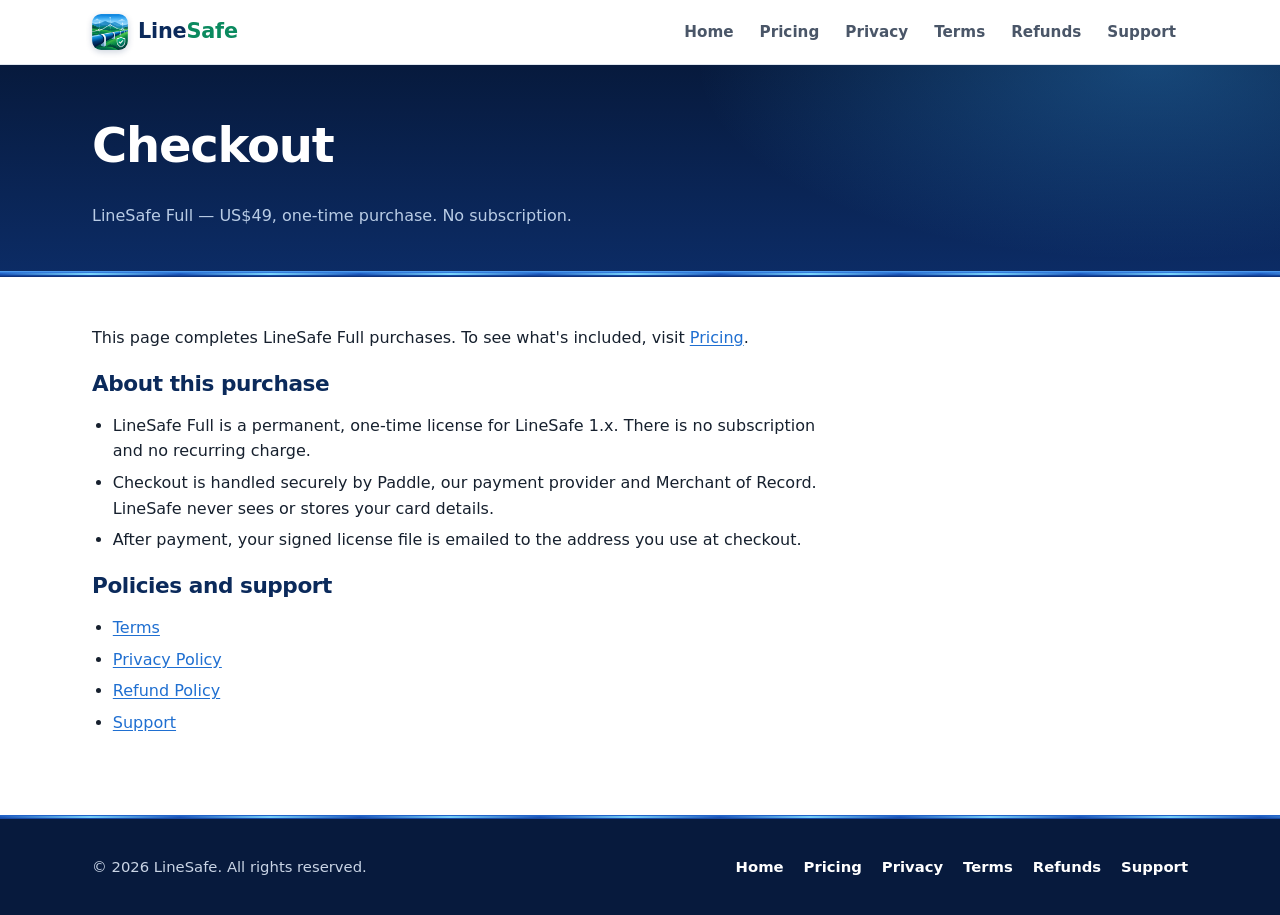
<file: checkout.html>
<!DOCTYPE html>
<html lang="en">
<head>
  <meta charset="utf-8">
  <meta name="viewport" content="width=device-width, initial-scale=1">
  <title>Checkout — LineSafe</title>
  <meta name="description" content="Secure checkout for LineSafe Full, a one-time US$49 purchase. Payments are processed by Paddle.">
  <meta name="robots" content="noindex">
  <meta name="theme-color" content="#0b2a5b">
  <link rel="icon" type="image/png" href="assets/linesafe-icon.png">
  <link rel="apple-touch-icon" href="assets/linesafe-icon.png">
  <link rel="stylesheet" href="styles.css">
</head>
<body>
  <a class="skip-link" href="#main">Skip to content</a>

  <header class="site-header">
    <div class="container header-inner">
      <a class="brand" href="index.html" aria-label="LineSafe home">
        <img src="assets/linesafe-icon.png" alt="" width="36" height="36">
        <span><span class="brand-line">Line</span><span class="brand-safe">Safe</span></span>
      </a>
      <nav class="site-nav" aria-label="Main">
        <ul>
          <li><a href="index.html">Home</a></li>
          <li><a href="pricing.html">Pricing</a></li>
          <li><a href="privacy.html">Privacy</a></li>
          <li><a href="terms.html">Terms</a></li>
          <li><a href="refund.html">Refunds</a></li>
          <li><a href="support.html">Support</a></li>
        </ul>
      </nav>
    </div>
  </header>

  <main id="main">
    <div class="page-header">
      <div class="container">
        <h1>Checkout</h1>
        <p>LineSafe Full — US$49, one-time purchase. No subscription.</p>
      </div>
    </div>

    <div class="container">
      <article class="doc">
        <p id="checkout-status" role="status" aria-live="polite">This page completes LineSafe Full purchases. To see what's included, visit <a href="pricing.html">Pricing</a>.</p>

        <div class="contact-card" id="checkout-success" role="status" hidden>
          <p><strong>Payment successful — thank you!</strong></p>
          <p>Your LineSafe Full license has been sent to your email. Download the <code>.linesafe-license</code> attachment, then open LineSafe and choose <strong>License → Activate License</strong>.</p>
          <p>Keep your transaction ID for reference: <code id="checkout-transaction-id" style="word-break: break-all;"></code></p>
          <p>If you have any questions, <a href="support.html">contact support</a>.</p>
        </div>

        <section aria-labelledby="about-title">
          <h2 id="about-title">About this purchase</h2>
          <ul>
            <li>LineSafe Full is a permanent, one-time license for LineSafe 1.x. There is no subscription and no recurring charge.</li>
            <li>Checkout is handled securely by Paddle, our payment provider and Merchant of Record. LineSafe never sees or stores your card details.</li>
            <li>After payment, your signed license file is emailed to the address you use at checkout.</li>
          </ul>
        </section>

        <section aria-labelledby="policies-title">
          <h2 id="policies-title">Policies and support</h2>
          <ul>
            <li><a href="terms.html">Terms</a></li>
            <li><a href="privacy.html">Privacy Policy</a></li>
            <li><a href="refund.html">Refund Policy</a></li>
            <li><a href="support.html">Support</a></li>
          </ul>
        </section>
      </article>
    </div>
  </main>

  <footer class="site-footer">
    <div class="container footer-inner">
      <p>&copy; 2026 LineSafe. All rights reserved.</p>
      <ul class="footer-links">
        <li><a href="index.html">Home</a></li>
        <li><a href="pricing.html">Pricing</a></li>
        <li><a href="privacy.html">Privacy</a></li>
        <li><a href="terms.html">Terms</a></li>
        <li><a href="refund.html">Refunds</a></li>
        <li><a href="support.html">Support</a></li>
      </ul>
    </div>
  </footer>

  <script src="https://cdn.paddle.com/paddle/v2/paddle.js"></script>
  <script>
    /*
     * LineSafe Full — Paddle Billing, LIVE (production) checkout page.
     * This is the site's one checkout page and handles two flows:
     *
     * 1. checkout.html?_ptxn=txn_...  (Paddle default payment link)
     *    Paddle.js opens that transaction automatically once initialized. This
     *    page never opens a checkout itself for this flow.
     *
     * 2. checkout.html?buy=1  (the public "Buy LineSafe Full" links)
     *    After initializing, this page deliberately opens a checkout for the
     *    LineSafe Full live price, quantity 1.
     *
     * If _ptxn is present it always wins and ?buy=1 is ignored, so only one
     * checkout can open. A plain checkout.html load opens nothing.
     * The page stays on Paddle's live (default) environment.
     *
     * Only a LIVE CLIENT-SIDE token (starts with "live_") belongs here. Client-side
     * tokens are designed to be public. NEVER put a Paddle API key or any other
     * server secret in this file.
     */
    (function () {
      "use strict";

      // Paddle LIVE client-side token (public by design; starts with "live_").
      var PADDLE_CLIENT_TOKEN = "live_b0734077580bfa370884aff9509";

      // LineSafe Full, one-time live price. Used only by the ?buy=1 flow.
      var LINESAFE_FULL_PRICE_ID = "pri_01m4hwkknc15t5skdvcqkrkr61";

      var status = document.getElementById("checkout-status");
      var successBox = document.getElementById("checkout-success");
      var transactionIdEl = document.getElementById("checkout-transaction-id");
      var params = new URLSearchParams(window.location.search);
      // Any _ptxn takes precedence: Paddle.js owns that flow.
      var hasTransaction = params.has("_ptxn");
      var wantsBuy = !hasTransaction && params.get("buy") === "1";
      var checkoutRequested = hasTransaction || wantsBuy;
      // Paddle fires checkout.closed after checkout.completed when the customer
      // dismisses its success screen; this flag keeps the success message showing.
      var paymentCompleted = false;

      if (typeof PADDLE_CLIENT_TOKEN !== "string" || PADDLE_CLIENT_TOKEN.indexOf("live_") !== 0) {
        if (checkoutRequested) {
          status.textContent = "Checkout is not available right now. Please contact support.";
        }
        console.error("[LineSafe checkout] Live client-side token is not configured.");
        return;
      }

      if (typeof Paddle === "undefined") {
        if (checkoutRequested) {
          status.textContent = "Secure checkout could not be loaded. Please check your connection or try again later.";
        }
        console.error("[LineSafe checkout] Paddle.js failed to load.");
        return;
      }

      if (checkoutRequested) {
        status.textContent = "Opening secure checkout…";
      }

      // Live is Paddle.js's default environment, so none is set here.
      // For ?_ptxn, Paddle.Initialize opens that transaction automatically as an overlay.
      Paddle.Initialize({
        token: PADDLE_CLIENT_TOKEN,
        checkout: {
          settings: {
            displayMode: "overlay"
          }
        },
        eventCallback: function (event) {
          if (event.name === "checkout.loaded") {
            status.textContent = "Checkout open.";
          } else if (event.name === "checkout.completed") {
            paymentCompleted = true;
            var transactionId = event.data && event.data.transaction_id;
            status.textContent = "Payment successful — thank you!";
            if (transactionIdEl) transactionIdEl.textContent = transactionId || "(not available)";
            if (successBox) successBox.hidden = false;
          } else if (event.name === "checkout.closed") {
            if (paymentCompleted) {
              if (successBox) successBox.scrollIntoView({ behavior: "smooth", block: "center" });
            } else {
              status.textContent = "Checkout closed — no payment was made.";
            }
          } else if (event.name === "checkout.error") {
            status.textContent = "Something went wrong with checkout. Please try again or contact support.";
            console.error("[LineSafe checkout] checkout.error", event);
          }
        }
      });

      // ?buy=1 only (never when _ptxn is present): open the LineSafe Full checkout.
      if (wantsBuy) {
        try {
          Paddle.Checkout.open({
            items: [{ priceId: LINESAFE_FULL_PRICE_ID, quantity: 1 }]
          });
        } catch (err) {
          status.textContent = "Could not open checkout. Please try again later or contact support.";
          console.error("[LineSafe checkout] Checkout.open failed", err);
        }
      }
    })();
  </script>
</body>
</html>
</file>
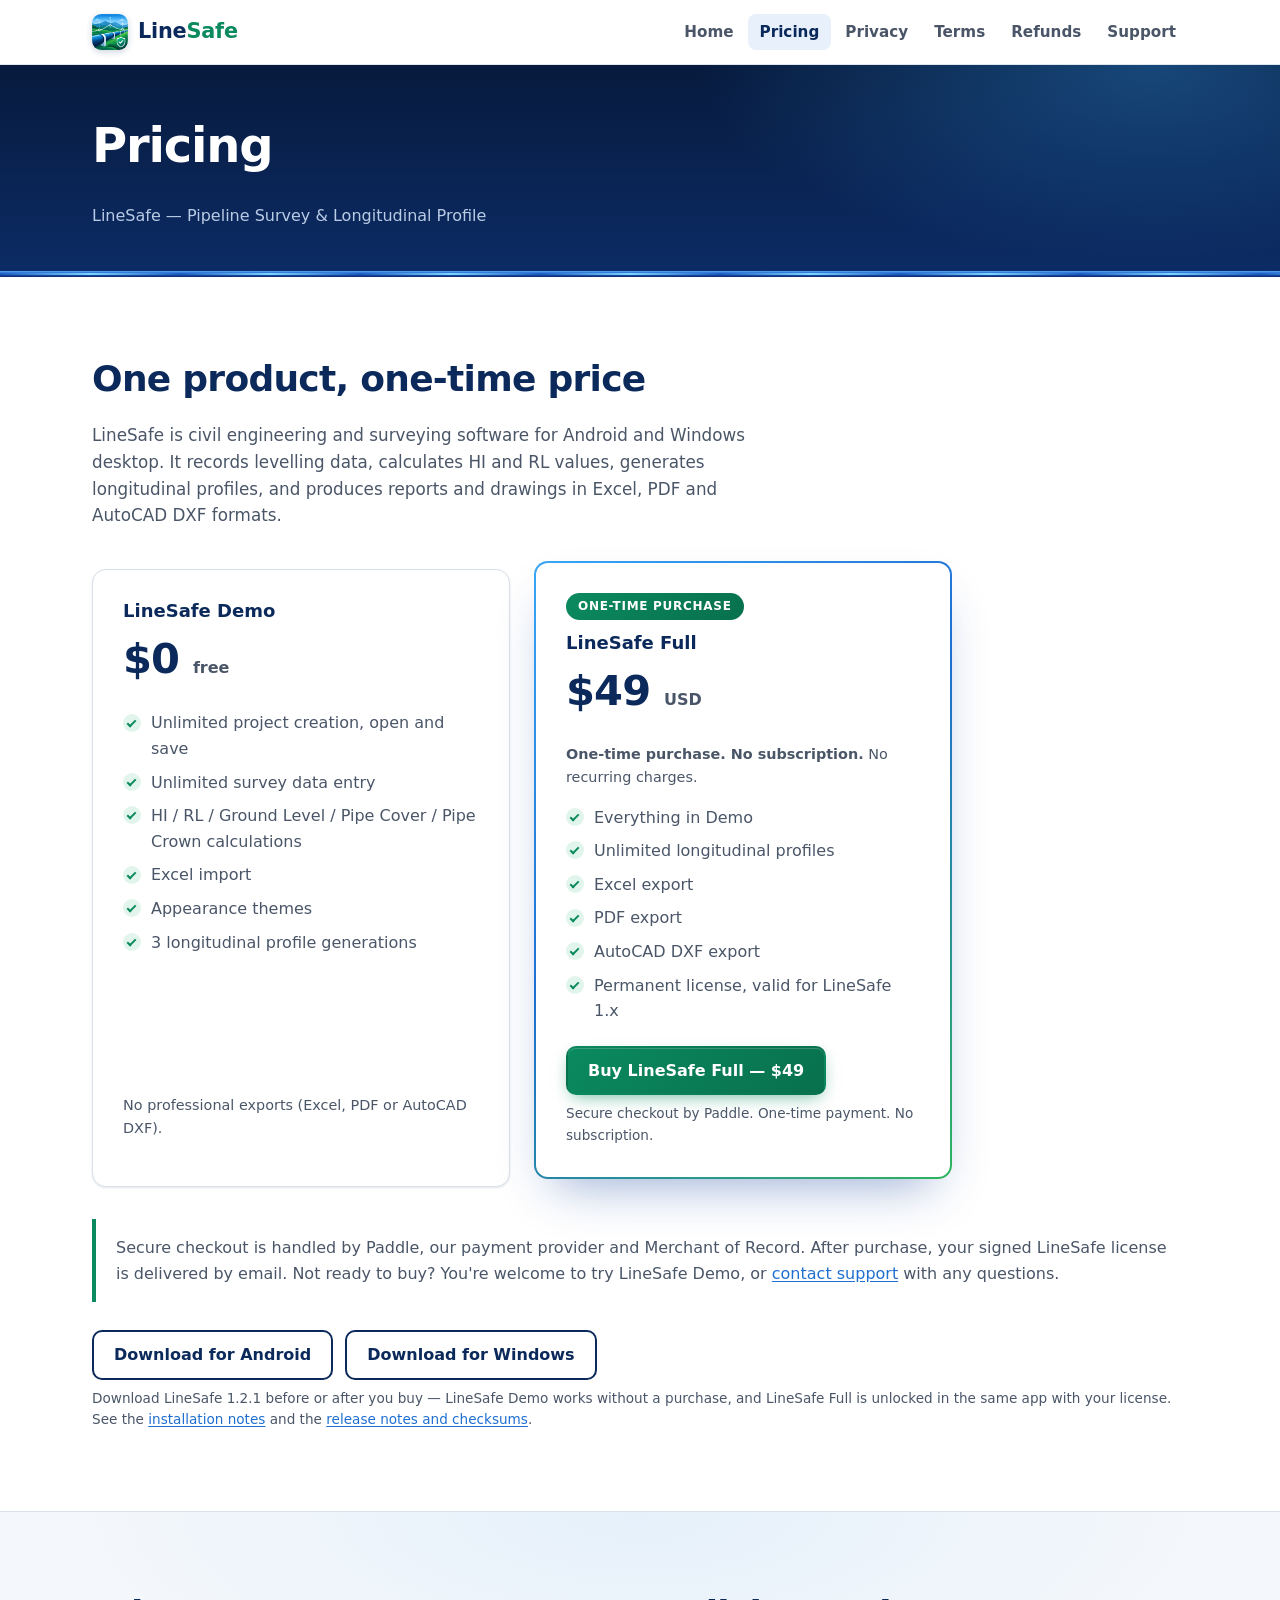
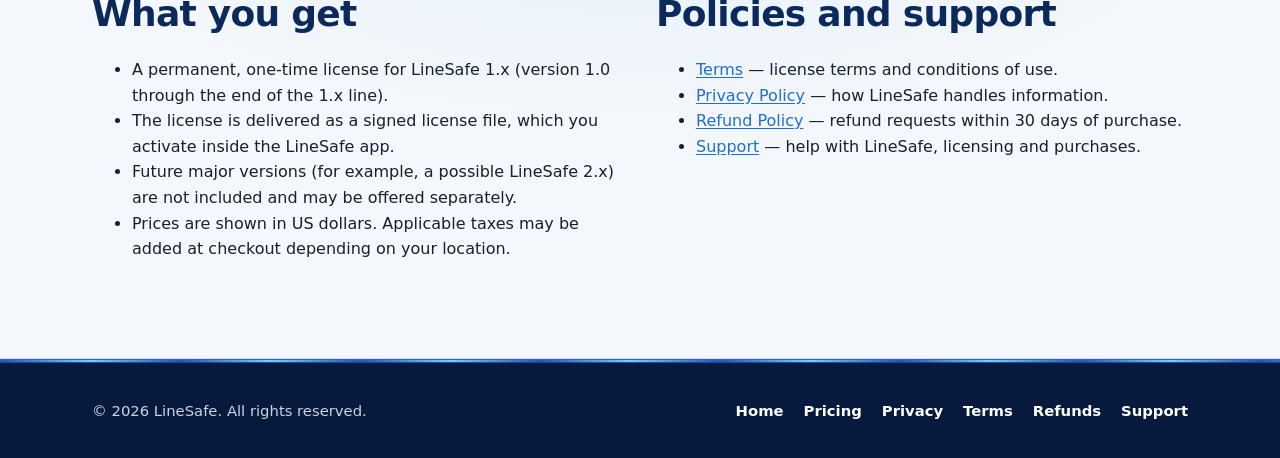
<file: pricing.html>
<!DOCTYPE html>
<html lang="en">
<head>
  <meta charset="utf-8">
  <meta name="viewport" content="width=device-width, initial-scale=1">
  <title>Pricing — LineSafe</title>
  <meta name="description" content="LineSafe Full pricing: US$49, one-time purchase, no subscription. Civil engineering and surveying software for levelling data, RL/HI calculations, longitudinal profiles and reports.">
  <meta name="theme-color" content="#0b2a5b">
  <link rel="icon" type="image/png" href="assets/linesafe-icon.png">
  <link rel="apple-touch-icon" href="assets/linesafe-icon.png">
  <link rel="stylesheet" href="styles.css">
</head>
<body>
  <a class="skip-link" href="#main">Skip to content</a>

  <header class="site-header">
    <div class="container header-inner">
      <a class="brand" href="index.html" aria-label="LineSafe home">
        <img src="assets/linesafe-icon.png" alt="" width="36" height="36">
        <span><span class="brand-line">Line</span><span class="brand-safe">Safe</span></span>
      </a>
      <nav class="site-nav" aria-label="Main">
        <ul>
          <li><a href="index.html">Home</a></li>
          <li><a href="pricing.html" aria-current="page">Pricing</a></li>
          <li><a href="privacy.html">Privacy</a></li>
          <li><a href="terms.html">Terms</a></li>
          <li><a href="refund.html">Refunds</a></li>
          <li><a href="support.html">Support</a></li>
        </ul>
      </nav>
    </div>
  </header>

  <main id="main">
    <div class="page-header">
      <div class="container">
        <h1>Pricing</h1>
        <p>LineSafe — Pipeline Survey &amp; Longitudinal Profile</p>
      </div>
    </div>

    <section class="section" aria-labelledby="pricing-title">
      <div class="container">
        <div class="section-head">
          <h2 id="pricing-title">One product, one-time price</h2>
          <p>LineSafe is civil engineering and surveying software for Android and Windows desktop. It records levelling data, calculates HI and RL values, generates longitudinal profiles, and produces reports and drawings in Excel, PDF and AutoCAD DXF formats.</p>
        </div>

        <div class="pricing-grid">
          <article class="price-card">
            <h3>LineSafe Demo</h3>
            <p class="price">$0 <span class="price-period">free</span></p>
            <ul>
              <li>Unlimited project creation, open and save</li>
              <li>Unlimited survey data entry</li>
              <li>HI / RL / Ground Level / Pipe Cover / Pipe Crown calculations</li>
              <li>Excel import</li>
              <li>Appearance themes</li>
              <li>3 longitudinal profile generations</li>
            </ul>
            <p class="price-note">No professional exports (Excel, PDF or AutoCAD DXF).</p>
          </article>

          <article class="price-card price-card-featured">
            <span class="price-badge">One-time purchase</span>
            <h3>LineSafe Full</h3>
            <p class="price">$49 <span class="price-period">USD</span></p>
            <p class="price-note"><strong>One-time purchase. No subscription.</strong> No recurring charges.</p>
            <ul>
              <li>Everything in Demo</li>
              <li>Unlimited longitudinal profiles</li>
              <li>Excel export</li>
              <li>PDF export</li>
              <li>AutoCAD DXF export</li>
              <li>Permanent license, valid for LineSafe 1.x</li>
            </ul>
            <div class="button-row">
              <a class="button button-primary" href="checkout.html?buy=1">Buy LineSafe Full — $49</a>
            </div>
            <p class="purchase-status-note">Secure checkout by Paddle. One-time payment. No subscription.</p>
          </article>
        </div>

        <div class="note">
          <p>Secure checkout is handled by Paddle, our payment provider and Merchant of Record. After purchase, your signed LineSafe license is delivered by email. Not ready to buy? You're welcome to try LineSafe Demo, or <a href="support.html">contact support</a> with any questions.</p>
        </div>

        <div class="button-row">
          <a class="button button-secondary" href="https://github.com/justin23999/linesafe-site/releases/download/app-v1.2.1/LineSafe-1.2.1-Android.apk">Download for Android</a>
          <a class="button button-secondary" href="https://github.com/justin23999/linesafe-site/releases/download/app-v1.2.1/LineSafe-Setup-1.2.1.exe">Download for Windows</a>
        </div>
        <p class="purchase-status-note">Download LineSafe 1.2.1 before or after you buy &mdash; LineSafe Demo works without a purchase, and LineSafe Full is unlocked in the same app with your license. See the <a href="index.html#download">installation notes</a> and the <a href="https://github.com/justin23999/linesafe-site/releases/tag/app-v1.2.1">release notes and checksums</a>.</p>
      </div>
    </section>

    <section class="section section-alt" aria-labelledby="details-title">
      <div class="container split">
        <div>
          <h2 id="details-title">What you get</h2>
          <ul>
            <li>A permanent, one-time license for LineSafe 1.x (version 1.0 through the end of the 1.x line).</li>
            <li>The license is delivered as a signed license file, which you activate inside the LineSafe app.</li>
            <li>Future major versions (for example, a possible LineSafe 2.x) are not included and may be offered separately.</li>
            <li>Prices are shown in US dollars. Applicable taxes may be added at checkout depending on your location.</li>
          </ul>
        </div>
        <div>
          <h2>Policies and support</h2>
          <ul>
            <li><a href="terms.html">Terms</a> — license terms and conditions of use.</li>
            <li><a href="privacy.html">Privacy Policy</a> — how LineSafe handles information.</li>
            <li><a href="refund.html">Refund Policy</a> — refund requests within 30 days of purchase.</li>
            <li><a href="support.html">Support</a> — help with LineSafe, licensing and purchases.</li>
          </ul>
        </div>
      </div>
    </section>
  </main>

  <footer class="site-footer">
    <div class="container footer-inner">
      <p>&copy; 2026 LineSafe. All rights reserved.</p>
      <ul class="footer-links">
        <li><a href="index.html">Home</a></li>
        <li><a href="pricing.html">Pricing</a></li>
        <li><a href="privacy.html">Privacy</a></li>
        <li><a href="terms.html">Terms</a></li>
        <li><a href="refund.html">Refunds</a></li>
        <li><a href="support.html">Support</a></li>
      </ul>
    </div>
  </footer>
</body>
</html>
</file>
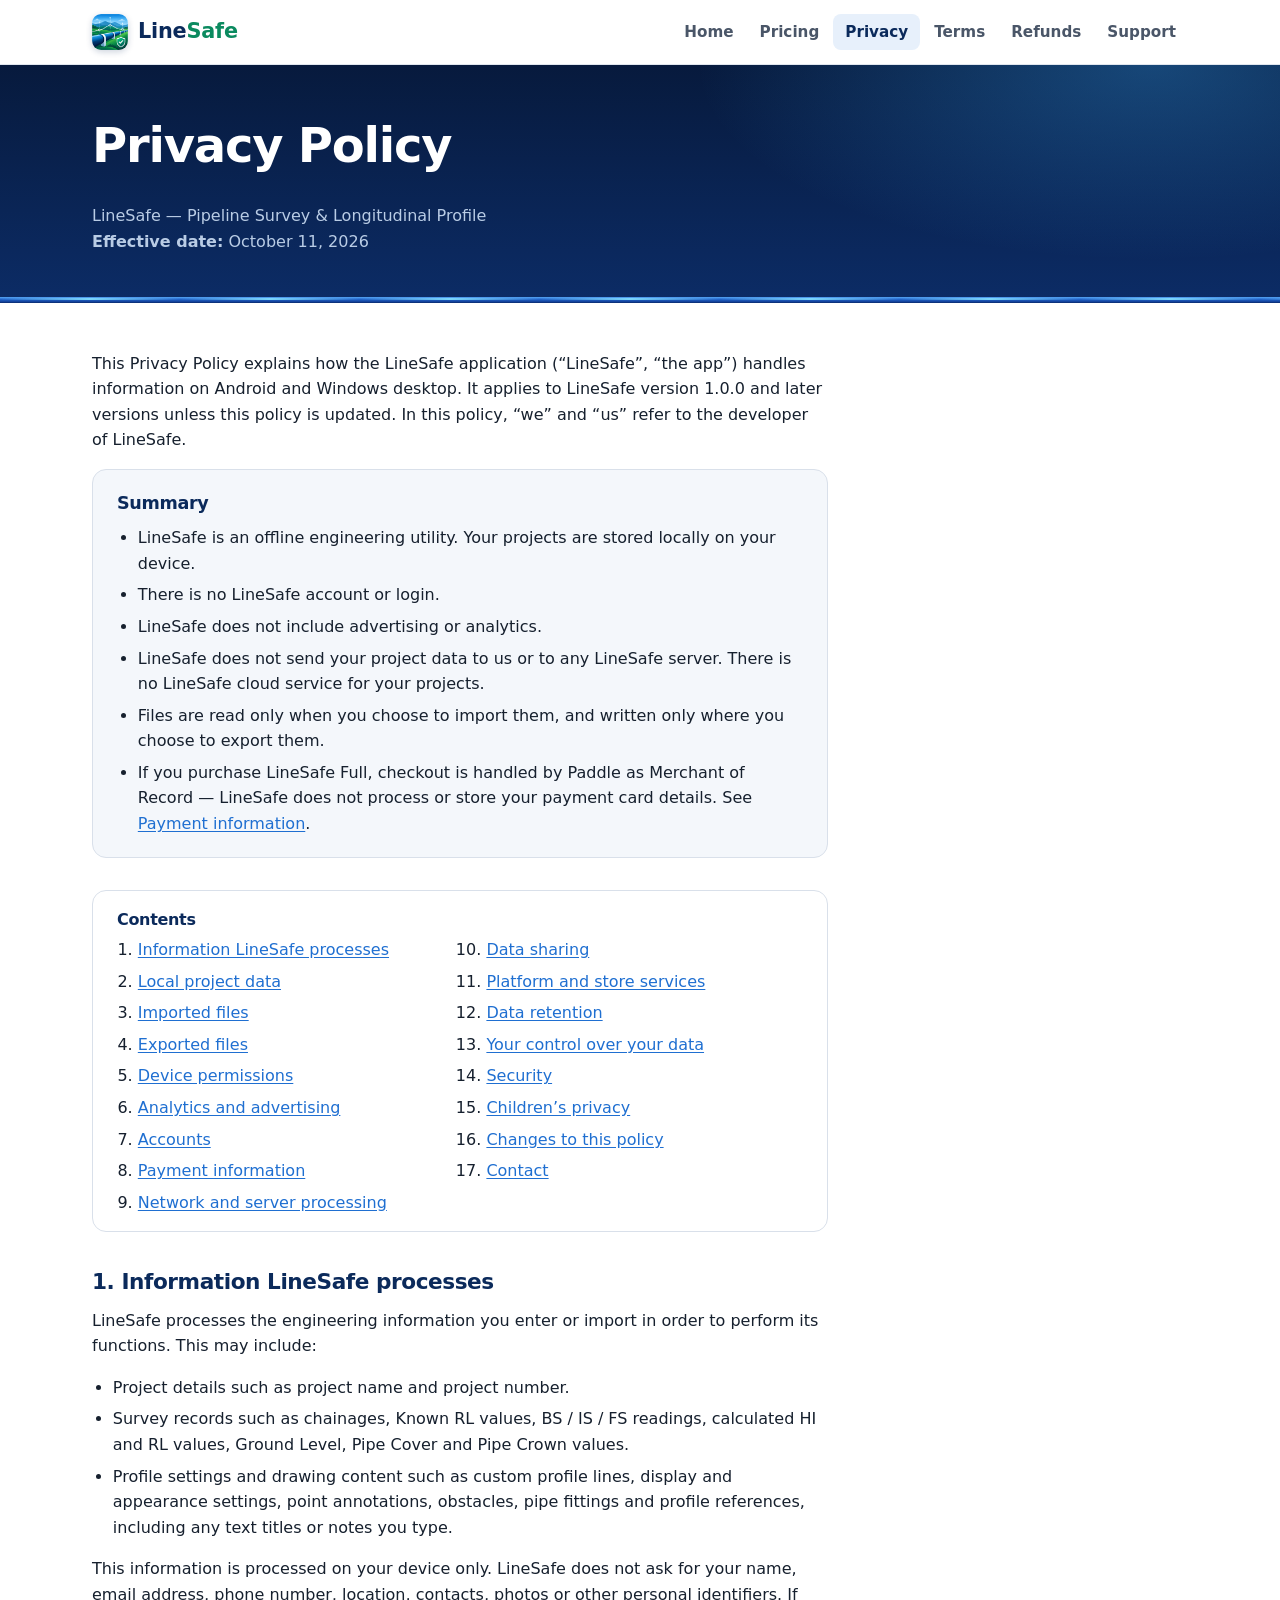
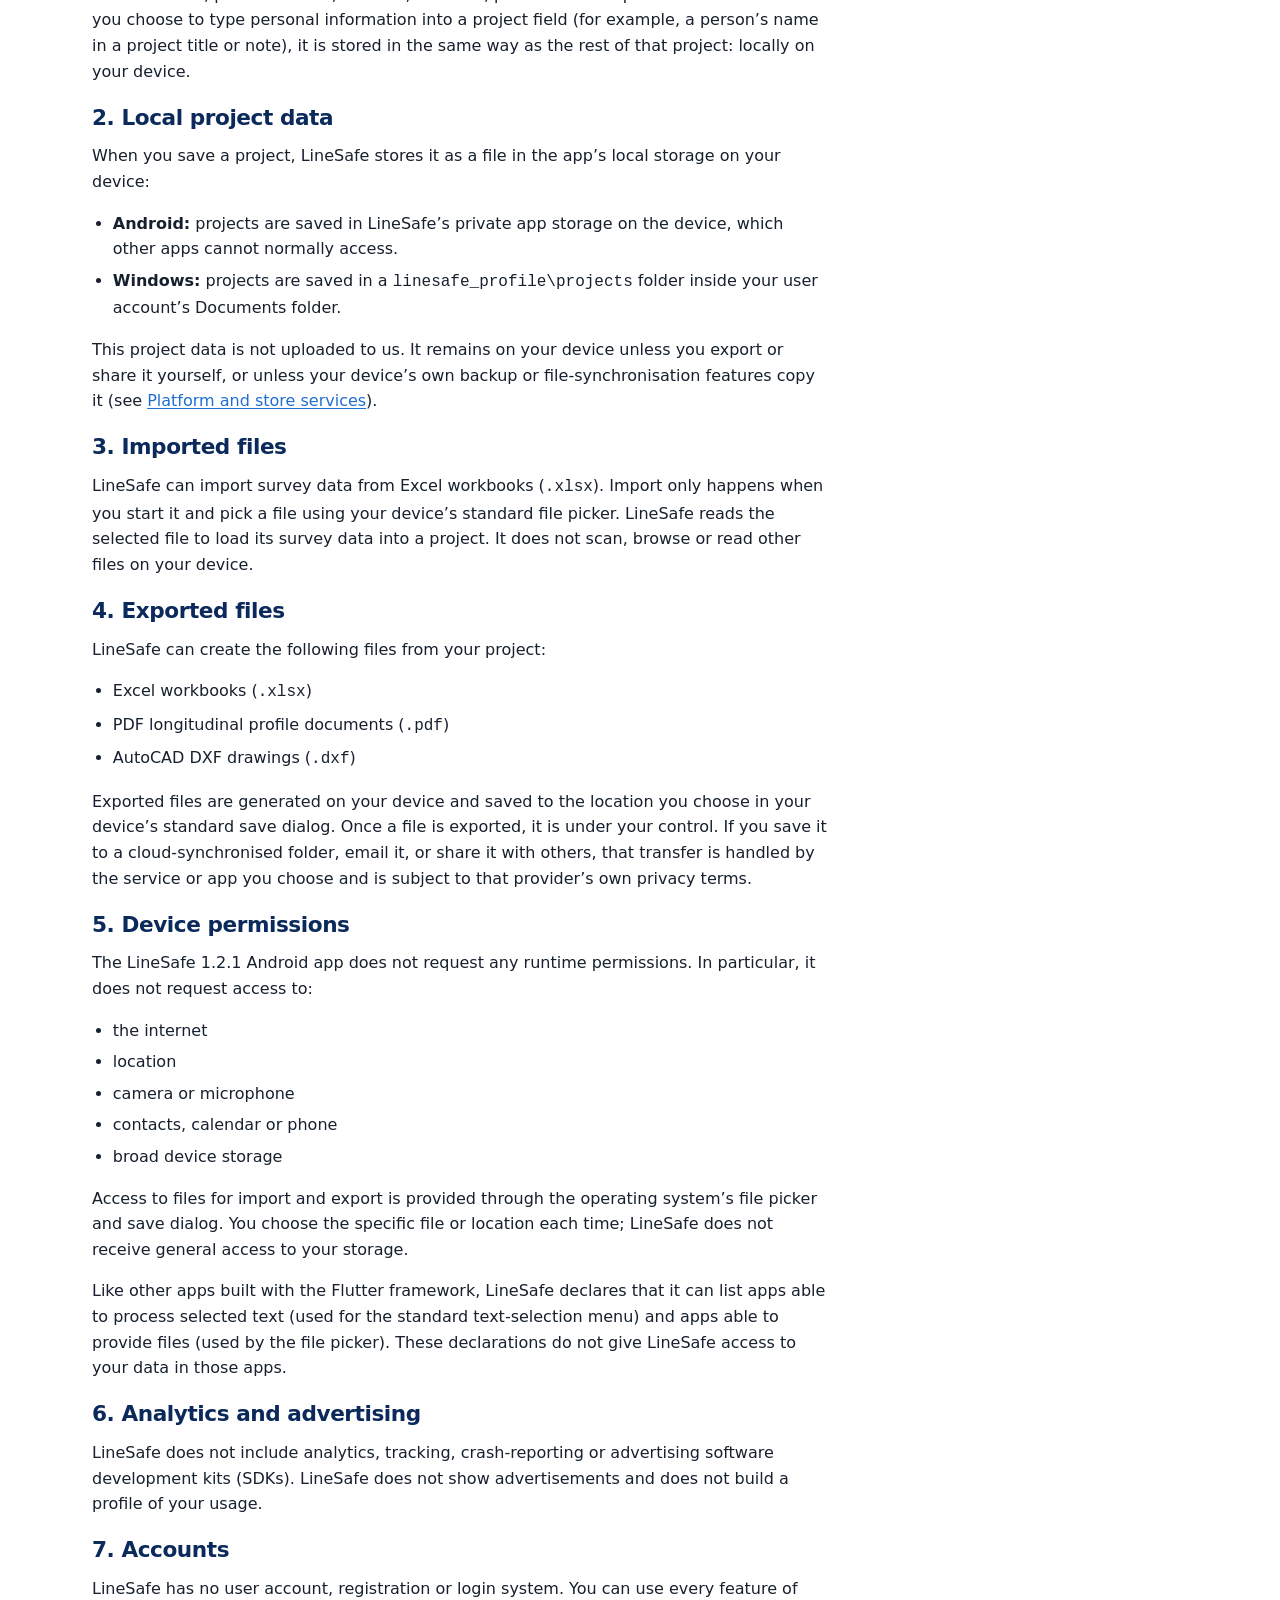
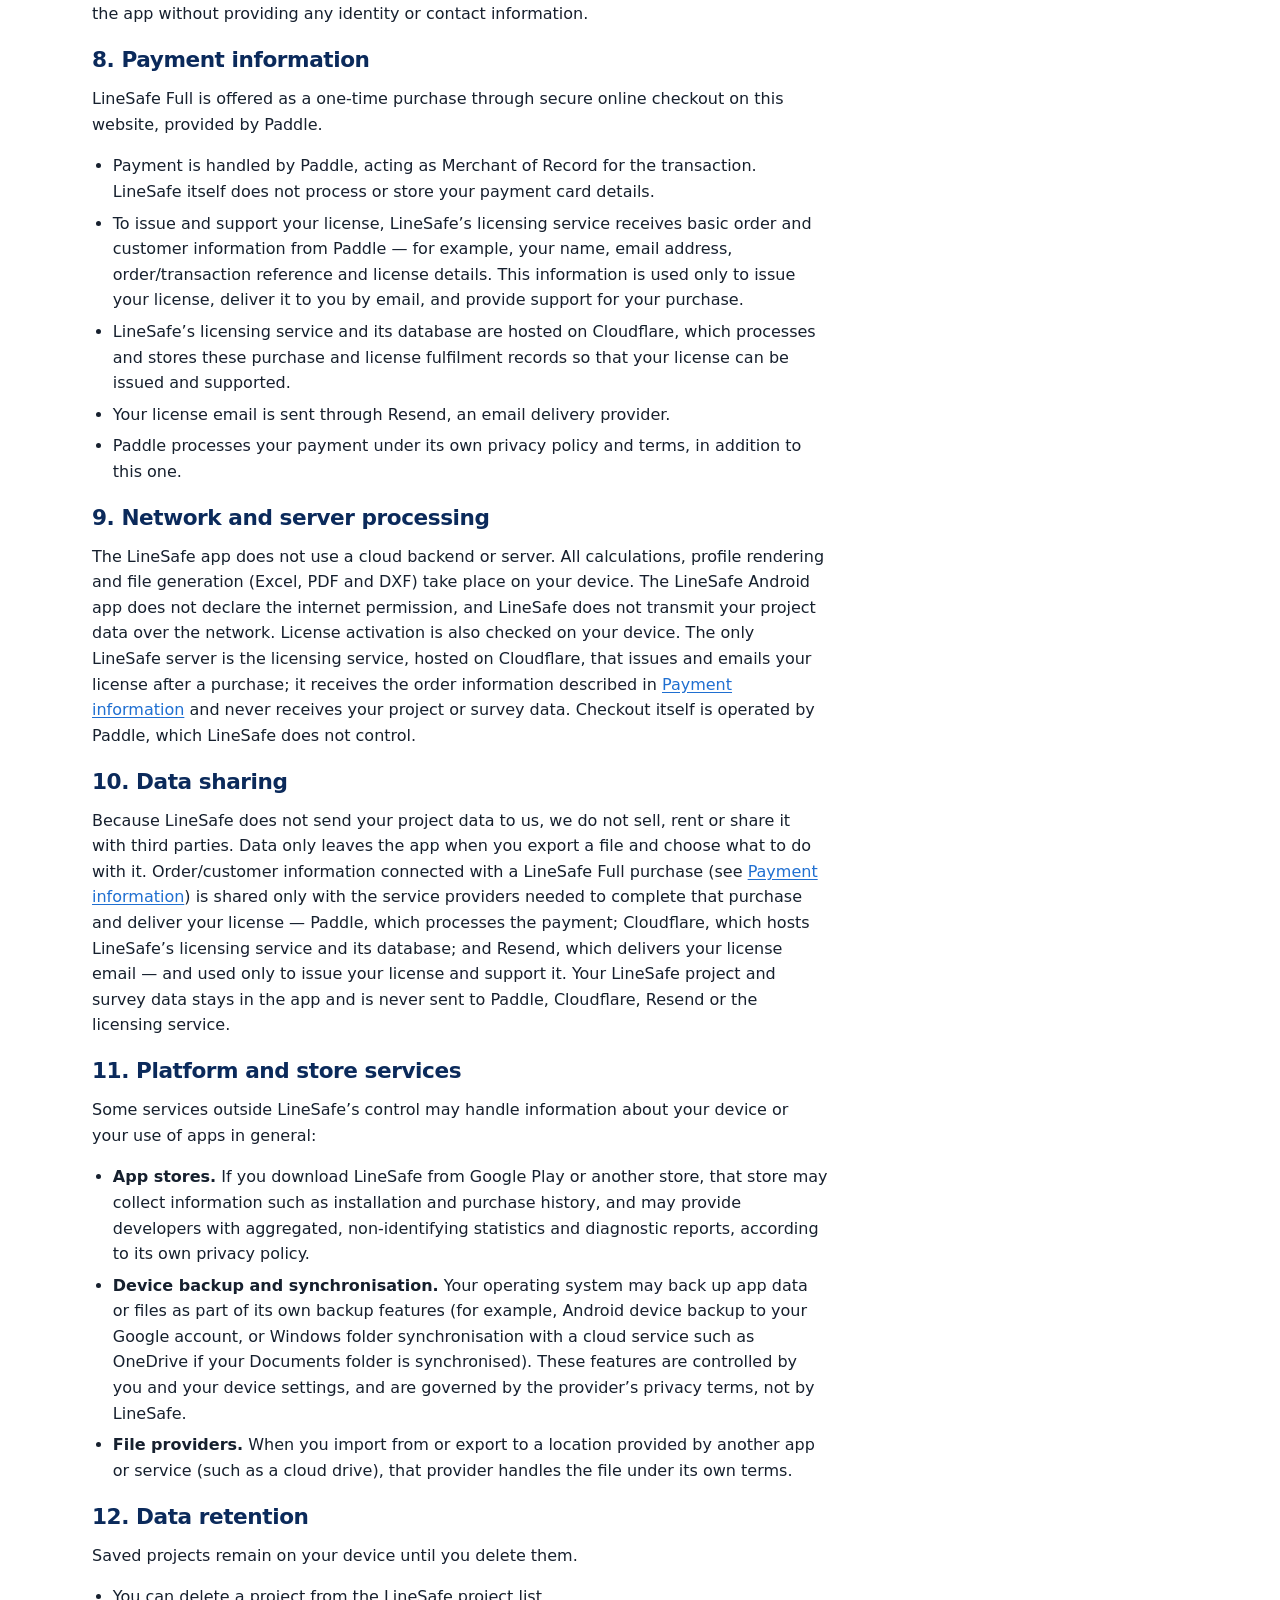
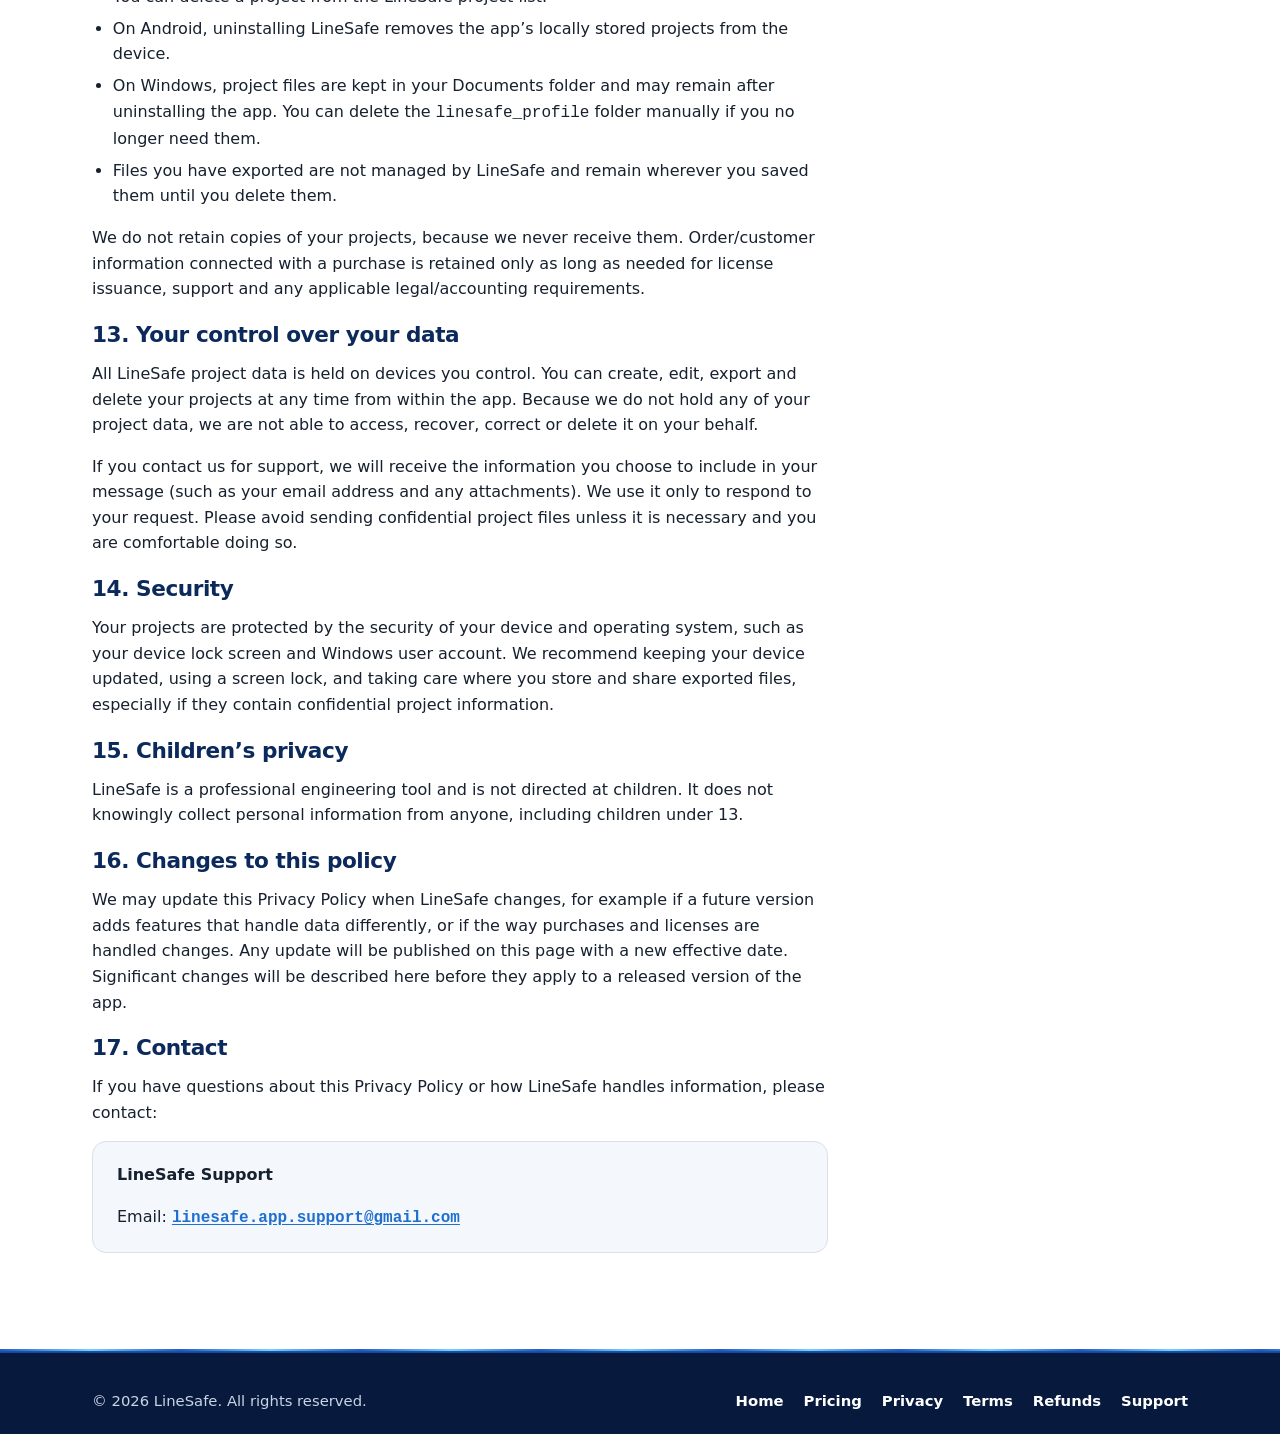
<file: privacy.html>
<!--
PRIVACY REVIEW REQUIRED:
Verify this policy against the final Google Play Data Safety declaration and final production Android build before publication.
-->
<!DOCTYPE html>
<html lang="en">
<head>
  <meta charset="utf-8">
  <meta name="viewport" content="width=device-width, initial-scale=1">
  <title>Privacy Policy — LineSafe</title>
  <meta name="description" content="Privacy Policy for LineSafe, an offline pipeline survey and longitudinal profile application for Android and Windows.">
  <meta name="theme-color" content="#0b2a5b">
  <link rel="icon" type="image/png" href="assets/linesafe-icon.png">
  <link rel="apple-touch-icon" href="assets/linesafe-icon.png">
  <link rel="stylesheet" href="styles.css">
</head>
<body>
  <a class="skip-link" href="#main">Skip to content</a>

  <header class="site-header">
    <div class="container header-inner">
      <a class="brand" href="index.html" aria-label="LineSafe home">
        <img src="assets/linesafe-icon.png" alt="" width="36" height="36">
        <span><span class="brand-line">Line</span><span class="brand-safe">Safe</span></span>
      </a>
      <nav class="site-nav" aria-label="Main">
        <ul>
          <li><a href="index.html">Home</a></li>
          <li><a href="pricing.html">Pricing</a></li>
          <li><a href="privacy.html" aria-current="page">Privacy</a></li>
          <li><a href="terms.html">Terms</a></li>
          <li><a href="refund.html">Refunds</a></li>
          <li><a href="support.html">Support</a></li>
        </ul>
      </nav>
    </div>
  </header>

  <main id="main">
    <div class="page-header">
      <div class="container">
        <h1>Privacy Policy</h1>
        <p>LineSafe — Pipeline Survey &amp; Longitudinal Profile</p>
        <p><strong>Effective date:</strong> October 11, 2026</p>
      </div>
    </div>

    <div class="container">
      <article class="doc">
        <p>This Privacy Policy explains how the LineSafe application (“LineSafe”, “the app”) handles information on Android and Windows desktop. It applies to LineSafe version 1.0.0 and later versions unless this policy is updated. In this policy, “we” and “us” refer to the developer of LineSafe.</p>

        <section class="summary-box" aria-labelledby="summary-title">
          <h2 id="summary-title">Summary</h2>
          <ul>
            <li>LineSafe is an offline engineering utility. Your projects are stored locally on your device.</li>
            <li>There is no LineSafe account or login.</li>
            <li>LineSafe does not include advertising or analytics.</li>
            <li>LineSafe does not send your project data to us or to any LineSafe server. There is no LineSafe cloud service for your projects.</li>
            <li>Files are read only when you choose to import them, and written only where you choose to export them.</li>
            <li>If you purchase LineSafe Full, checkout is handled by Paddle as Merchant of Record — LineSafe does not process or store your payment card details. See <a href="#payments">Payment information</a>.</li>
          </ul>
        </section>

        <nav class="toc" aria-labelledby="toc-title">
          <h2 id="toc-title">Contents</h2>
          <ol>
            <li><a href="#information">Information LineSafe processes</a></li>
            <li><a href="#local-data">Local project data</a></li>
            <li><a href="#imported">Imported files</a></li>
            <li><a href="#exported">Exported files</a></li>
            <li><a href="#permissions">Device permissions</a></li>
            <li><a href="#analytics">Analytics and advertising</a></li>
            <li><a href="#accounts">Accounts</a></li>
            <li><a href="#payments">Payment information</a></li>
            <li><a href="#network">Network and server processing</a></li>
            <li><a href="#sharing">Data sharing</a></li>
            <li><a href="#third-party">Platform and store services</a></li>
            <li><a href="#retention">Data retention</a></li>
            <li><a href="#control">Your control over your data</a></li>
            <li><a href="#security">Security</a></li>
            <li><a href="#children">Children’s privacy</a></li>
            <li><a href="#changes">Changes to this policy</a></li>
            <li><a href="#contact">Contact</a></li>
          </ol>
        </nav>

        <section id="information">
          <h2>1. Information LineSafe processes</h2>
          <p>LineSafe processes the engineering information you enter or import in order to perform its functions. This may include:</p>
          <ul>
            <li>Project details such as project name and project number.</li>
            <li>Survey records such as chainages, Known RL values, BS / IS / FS readings, calculated HI and RL values, Ground Level, Pipe Cover and Pipe Crown values.</li>
            <li>Profile settings and drawing content such as custom profile lines, display and appearance settings, point annotations, obstacles, pipe fittings and profile references, including any text titles or notes you type.</li>
          </ul>
          <p>This information is processed on your device only. LineSafe does not ask for your name, email address, phone number, location, contacts, photos or other personal identifiers. If you choose to type personal information into a project field (for example, a person’s name in a project title or note), it is stored in the same way as the rest of that project: locally on your device.</p>
        </section>

        <section id="local-data">
          <h2>2. Local project data</h2>
          <p>When you save a project, LineSafe stores it as a file in the app’s local storage on your device:</p>
          <ul>
            <li><strong>Android:</strong> projects are saved in LineSafe’s private app storage on the device, which other apps cannot normally access.</li>
            <li><strong>Windows:</strong> projects are saved in a <code>linesafe_profile\projects</code> folder inside your user account’s Documents folder.</li>
          </ul>
          <p>This project data is not uploaded to us. It remains on your device unless you export or share it yourself, or unless your device’s own backup or file-synchronisation features copy it (see <a href="#third-party">Platform and store services</a>).</p>
        </section>

        <section id="imported">
          <h2>3. Imported files</h2>
          <p>LineSafe can import survey data from Excel workbooks (<code>.xlsx</code>). Import only happens when you start it and pick a file using your device’s standard file picker. LineSafe reads the selected file to load its survey data into a project. It does not scan, browse or read other files on your device.</p>
        </section>

        <section id="exported">
          <h2>4. Exported files</h2>
          <p>LineSafe can create the following files from your project:</p>
          <ul>
            <li>Excel workbooks (<code>.xlsx</code>)</li>
            <li>PDF longitudinal profile documents (<code>.pdf</code>)</li>
            <li>AutoCAD DXF drawings (<code>.dxf</code>)</li>
          </ul>
          <p>Exported files are generated on your device and saved to the location you choose in your device’s standard save dialog. Once a file is exported, it is under your control. If you save it to a cloud-synchronised folder, email it, or share it with others, that transfer is handled by the service or app you choose and is subject to that provider’s own privacy terms.</p>
        </section>

        <section id="permissions">
          <h2>5. Device permissions</h2>
          <p>The LineSafe 1.2.1 Android app does not request any runtime permissions. In particular, it does not request access to:</p>
          <ul>
            <li>the internet</li>
            <li>location</li>
            <li>camera or microphone</li>
            <li>contacts, calendar or phone</li>
            <li>broad device storage</li>
          </ul>
          <p>Access to files for import and export is provided through the operating system’s file picker and save dialog. You choose the specific file or location each time; LineSafe does not receive general access to your storage.</p>
          <p>Like other apps built with the Flutter framework, LineSafe declares that it can list apps able to process selected text (used for the standard text-selection menu) and apps able to provide files (used by the file picker). These declarations do not give LineSafe access to your data in those apps.</p>
        </section>

        <section id="analytics">
          <h2>6. Analytics and advertising</h2>
          <p>LineSafe does not include analytics, tracking, crash-reporting or advertising software development kits (SDKs). LineSafe does not show advertisements and does not build a profile of your usage.</p>
        </section>

        <section id="accounts">
          <h2>7. Accounts</h2>
          <p>LineSafe has no user account, registration or login system. You can use every feature of the app without providing any identity or contact information.</p>
        </section>

        <section id="payments">
          <h2>8. Payment information</h2>
          <p>LineSafe Full is offered as a one-time purchase through secure online checkout on this website, provided by Paddle.</p>
          <ul>
            <li>Payment is handled by Paddle, acting as Merchant of Record for the transaction. LineSafe itself does not process or store your payment card details.</li>
            <li>To issue and support your license, LineSafe’s licensing service receives basic order and customer information from Paddle — for example, your name, email address, order/transaction reference and license details. This information is used only to issue your license, deliver it to you by email, and provide support for your purchase.</li>
            <li>LineSafe’s licensing service and its database are hosted on Cloudflare, which processes and stores these purchase and license fulfilment records so that your license can be issued and supported.</li>
            <li>Your license email is sent through Resend, an email delivery provider.</li>
            <li>Paddle processes your payment under its own privacy policy and terms, in addition to this one.</li>
          </ul>
        </section>

        <section id="network">
          <h2>9. Network and server processing</h2>
          <p>The LineSafe app does not use a cloud backend or server. All calculations, profile rendering and file generation (Excel, PDF and DXF) take place on your device. The LineSafe Android app does not declare the internet permission, and LineSafe does not transmit your project data over the network. License activation is also checked on your device. The only LineSafe server is the licensing service, hosted on Cloudflare, that issues and emails your license after a purchase; it receives the order information described in <a href="#payments">Payment information</a> and never receives your project or survey data. Checkout itself is operated by Paddle, which LineSafe does not control.</p>
        </section>

        <section id="sharing">
          <h2>10. Data sharing</h2>
          <p>Because LineSafe does not send your project data to us, we do not sell, rent or share it with third parties. Data only leaves the app when you export a file and choose what to do with it. Order/customer information connected with a LineSafe Full purchase (see <a href="#payments">Payment information</a>) is shared only with the service providers needed to complete that purchase and deliver your license — Paddle, which processes the payment; Cloudflare, which hosts LineSafe’s licensing service and its database; and Resend, which delivers your license email — and used only to issue your license and support it. Your LineSafe project and survey data stays in the app and is never sent to Paddle, Cloudflare, Resend or the licensing service.</p>
        </section>

        <section id="third-party">
          <h2>11. Platform and store services</h2>
          <p>Some services outside LineSafe’s control may handle information about your device or your use of apps in general:</p>
          <ul>
            <li><strong>App stores.</strong> If you download LineSafe from Google Play or another store, that store may collect information such as installation and purchase history, and may provide developers with aggregated, non-identifying statistics and diagnostic reports, according to its own privacy policy.</li>
            <li><strong>Device backup and synchronisation.</strong> Your operating system may back up app data or files as part of its own backup features (for example, Android device backup to your Google account, or Windows folder synchronisation with a cloud service such as OneDrive if your Documents folder is synchronised). These features are controlled by you and your device settings, and are governed by the provider’s privacy terms, not by LineSafe.</li>
            <li><strong>File providers.</strong> When you import from or export to a location provided by another app or service (such as a cloud drive), that provider handles the file under its own terms.</li>
          </ul>
        </section>

        <section id="retention">
          <h2>12. Data retention</h2>
          <p>Saved projects remain on your device until you delete them.</p>
          <ul>
            <li>You can delete a project from the LineSafe project list.</li>
            <li>On Android, uninstalling LineSafe removes the app’s locally stored projects from the device.</li>
            <li>On Windows, project files are kept in your Documents folder and may remain after uninstalling the app. You can delete the <code>linesafe_profile</code> folder manually if you no longer need them.</li>
            <li>Files you have exported are not managed by LineSafe and remain wherever you saved them until you delete them.</li>
          </ul>
          <p>We do not retain copies of your projects, because we never receive them. Order/customer information connected with a purchase is retained only as long as needed for license issuance, support and any applicable legal/accounting requirements.</p>
        </section>

        <section id="control">
          <h2>13. Your control over your data</h2>
          <p>All LineSafe project data is held on devices you control. You can create, edit, export and delete your projects at any time from within the app. Because we do not hold any of your project data, we are not able to access, recover, correct or delete it on your behalf.</p>
          <p>If you contact us for support, we will receive the information you choose to include in your message (such as your email address and any attachments). We use it only to respond to your request. Please avoid sending confidential project files unless it is necessary and you are comfortable doing so.</p>
        </section>

        <section id="security">
          <h2>14. Security</h2>
          <p>Your projects are protected by the security of your device and operating system, such as your device lock screen and Windows user account. We recommend keeping your device updated, using a screen lock, and taking care where you store and share exported files, especially if they contain confidential project information.</p>
        </section>

        <section id="children">
          <h2>15. Children’s privacy</h2>
          <p>LineSafe is a professional engineering tool and is not directed at children. It does not knowingly collect personal information from anyone, including children under 13.</p>
        </section>

        <section id="changes">
          <h2>16. Changes to this policy</h2>
          <p>We may update this Privacy Policy when LineSafe changes, for example if a future version adds features that handle data differently, or if the way purchases and licenses are handled changes. Any update will be published on this page with a new effective date. Significant changes will be described here before they apply to a released version of the app.</p>
        </section>

        <section id="contact">
          <h2>17. Contact</h2>
          <p>If you have questions about this Privacy Policy or how LineSafe handles information, please contact:</p>
          <div class="contact-card">
            <p><strong>LineSafe Support</strong></p>
            <p>Email: <a class="email" href="mailto:linesafe.app.support@gmail.com">linesafe.app.support@gmail.com</a></p>
          </div>
        </section>
      </article>
    </div>
  </main>

  <footer class="site-footer">
    <div class="container footer-inner">
      <p>&copy; 2026 LineSafe. All rights reserved.</p>
      <ul class="footer-links">
        <li><a href="index.html">Home</a></li>
        <li><a href="pricing.html">Pricing</a></li>
        <li><a href="privacy.html">Privacy</a></li>
        <li><a href="terms.html">Terms</a></li>
        <li><a href="refund.html">Refunds</a></li>
        <li><a href="support.html">Support</a></li>
      </ul>
    </div>
  </footer>
</body>
</html>
</file>
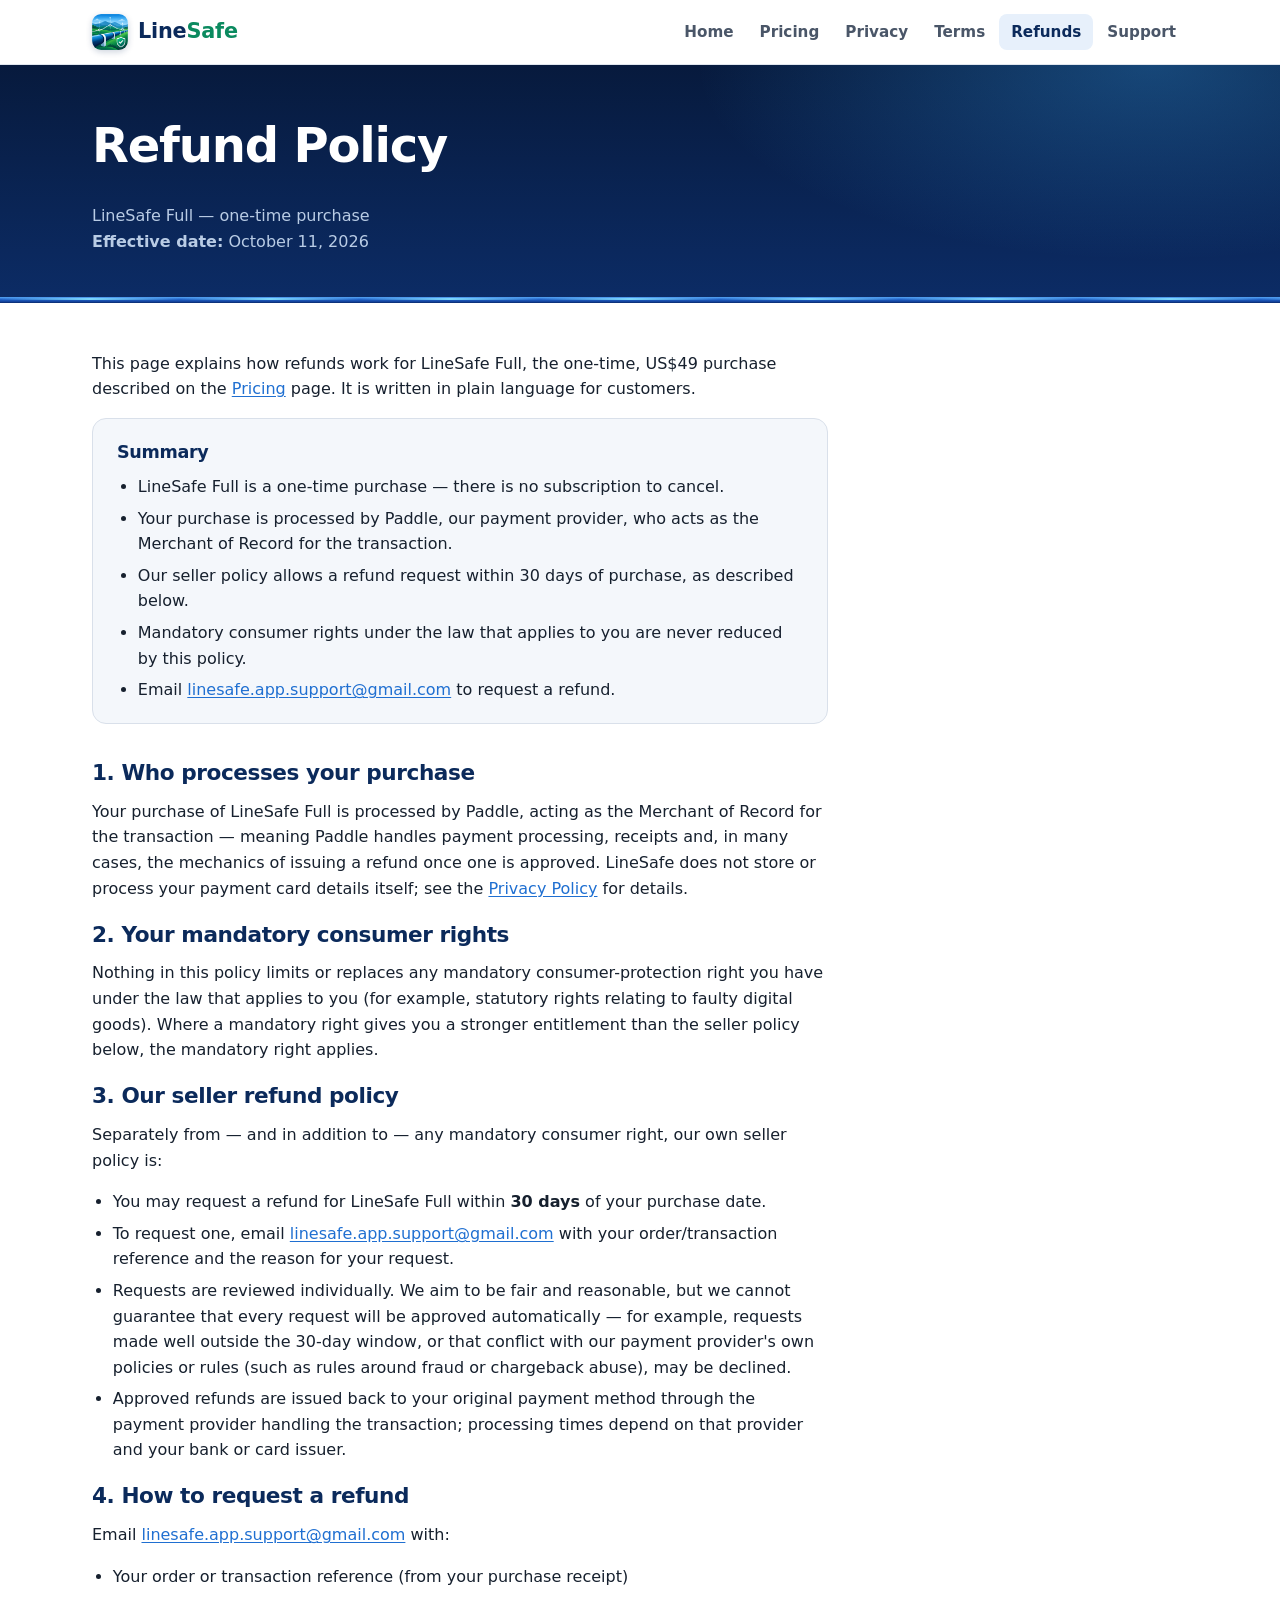
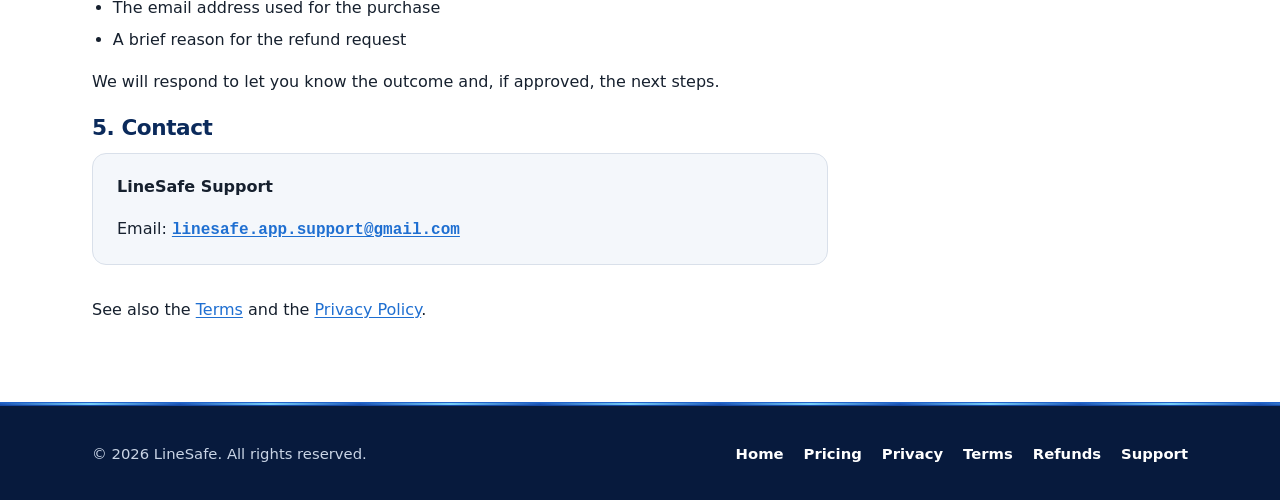
<file: refund.html>
<!DOCTYPE html>
<html lang="en">
<head>
  <meta charset="utf-8">
  <meta name="viewport" content="width=device-width, initial-scale=1">
  <title>Refund Policy — LineSafe</title>
  <meta name="description" content="Refund Policy for LineSafe Full, the one-time LineSafe license purchase.">
  <meta name="theme-color" content="#0b2a5b">
  <link rel="icon" type="image/png" href="assets/linesafe-icon.png">
  <link rel="apple-touch-icon" href="assets/linesafe-icon.png">
  <link rel="stylesheet" href="styles.css">
</head>
<body>
  <a class="skip-link" href="#main">Skip to content</a>

  <header class="site-header">
    <div class="container header-inner">
      <a class="brand" href="index.html" aria-label="LineSafe home">
        <img src="assets/linesafe-icon.png" alt="" width="36" height="36">
        <span><span class="brand-line">Line</span><span class="brand-safe">Safe</span></span>
      </a>
      <nav class="site-nav" aria-label="Main">
        <ul>
          <li><a href="index.html">Home</a></li>
          <li><a href="pricing.html">Pricing</a></li>
          <li><a href="privacy.html">Privacy</a></li>
          <li><a href="terms.html">Terms</a></li>
          <li><a href="refund.html" aria-current="page">Refunds</a></li>
          <li><a href="support.html">Support</a></li>
        </ul>
      </nav>
    </div>
  </header>

  <main id="main">
    <div class="page-header">
      <div class="container">
        <h1>Refund Policy</h1>
        <p>LineSafe Full — one-time purchase</p>
        <p><strong>Effective date:</strong> October 11, 2026</p>
      </div>
    </div>

    <div class="container">
      <article class="doc">
        <p>This page explains how refunds work for LineSafe Full, the one-time, US$49 purchase described on the <a href="index.html#pricing">Pricing</a> page. It is written in plain language for customers.</p>

        <section class="summary-box" aria-labelledby="summary-title">
          <h2 id="summary-title">Summary</h2>
          <ul>
            <li>LineSafe Full is a one-time purchase — there is no subscription to cancel.</li>
            <li>Your purchase is processed by Paddle, our payment provider, who acts as the Merchant of Record for the transaction.</li>
            <li>Our seller policy allows a refund request within 30 days of purchase, as described below.</li>
            <li>Mandatory consumer rights under the law that applies to you are never reduced by this policy.</li>
            <li>Email <a href="mailto:linesafe.app.support@gmail.com">linesafe.app.support@gmail.com</a> to request a refund.</li>
          </ul>
        </section>

        <section id="merchant-of-record">
          <h2>1. Who processes your purchase</h2>
          <p>Your purchase of LineSafe Full is processed by Paddle, acting as the Merchant of Record for the transaction — meaning Paddle handles payment processing, receipts and, in many cases, the mechanics of issuing a refund once one is approved. LineSafe does not store or process your payment card details itself; see the <a href="privacy.html#payments">Privacy Policy</a> for details.</p>
        </section>

        <section id="consumer-rights">
          <h2>2. Your mandatory consumer rights</h2>
          <p>Nothing in this policy limits or replaces any mandatory consumer-protection right you have under the law that applies to you (for example, statutory rights relating to faulty digital goods). Where a mandatory right gives you a stronger entitlement than the seller policy below, the mandatory right applies.</p>
        </section>

        <section id="seller-policy">
          <h2>3. Our seller refund policy</h2>
          <p>Separately from — and in addition to — any mandatory consumer right, our own seller policy is:</p>
          <ul>
            <li>You may request a refund for LineSafe Full within <strong>30 days</strong> of your purchase date.</li>
            <li>To request one, email <a href="mailto:linesafe.app.support@gmail.com">linesafe.app.support@gmail.com</a> with your order/transaction reference and the reason for your request.</li>
            <li>Requests are reviewed individually. We aim to be fair and reasonable, but we cannot guarantee that every request will be approved automatically — for example, requests made well outside the 30-day window, or that conflict with our payment provider's own policies or rules (such as rules around fraud or chargeback abuse), may be declined.</li>
            <li>Approved refunds are issued back to your original payment method through the payment provider handling the transaction; processing times depend on that provider and your bank or card issuer.</li>
          </ul>
        </section>

        <section id="how-to-request">
          <h2>4. How to request a refund</h2>
          <p>Email <a href="mailto:linesafe.app.support@gmail.com">linesafe.app.support@gmail.com</a> with:</p>
          <ul>
            <li>Your order or transaction reference (from your purchase receipt)</li>
            <li>The email address used for the purchase</li>
            <li>A brief reason for the refund request</li>
          </ul>
          <p>We will respond to let you know the outcome and, if approved, the next steps.</p>
        </section>

        <section id="contact">
          <h2>5. Contact</h2>
          <div class="contact-card">
            <p><strong>LineSafe Support</strong></p>
            <p>Email: <a class="email" href="mailto:linesafe.app.support@gmail.com">linesafe.app.support@gmail.com</a></p>
          </div>
          <p>See also the <a href="terms.html">Terms</a> and the <a href="privacy.html">Privacy Policy</a>.</p>
        </section>
      </article>
    </div>
  </main>

  <footer class="site-footer">
    <div class="container footer-inner">
      <p>&copy; 2026 LineSafe. All rights reserved.</p>
      <ul class="footer-links">
        <li><a href="index.html">Home</a></li>
        <li><a href="pricing.html">Pricing</a></li>
        <li><a href="privacy.html">Privacy</a></li>
        <li><a href="terms.html">Terms</a></li>
        <li><a href="refund.html">Refunds</a></li>
        <li><a href="support.html">Support</a></li>
      </ul>
    </div>
  </footer>
</body>
</html>
</file>
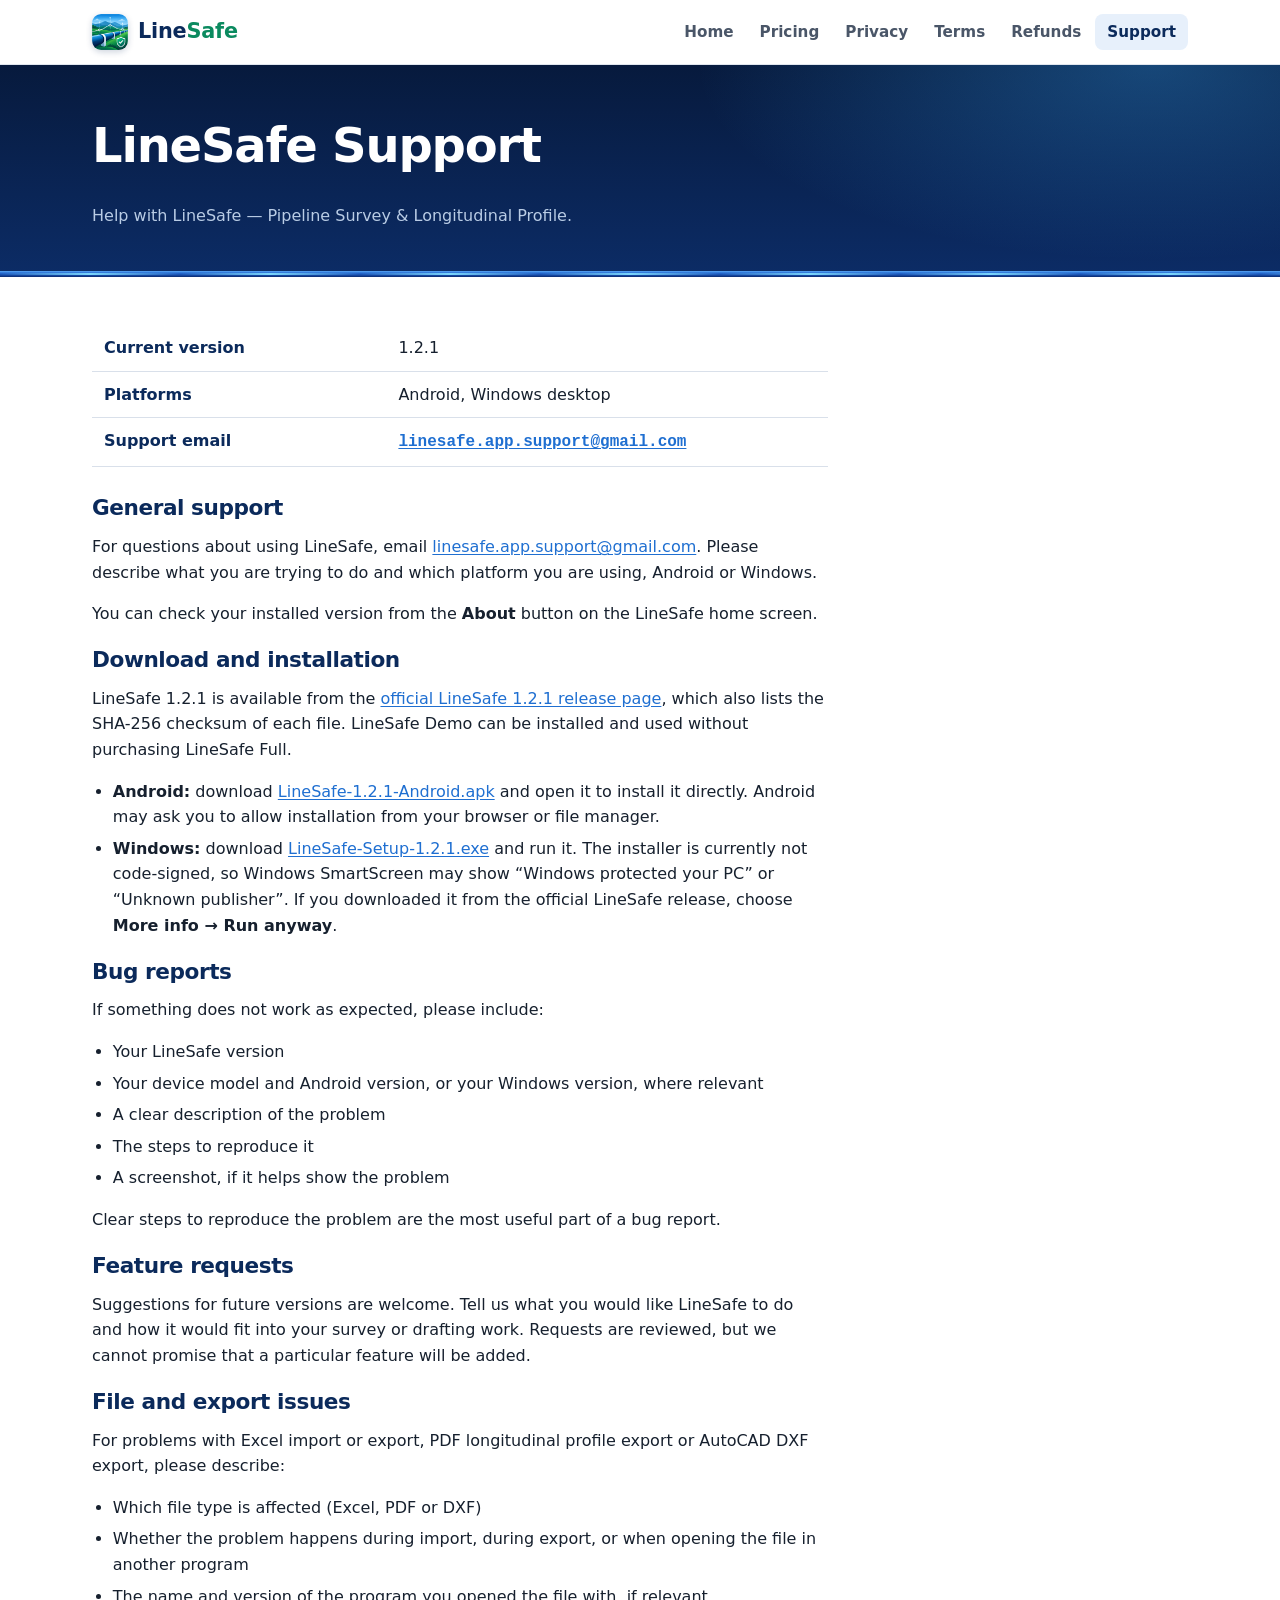
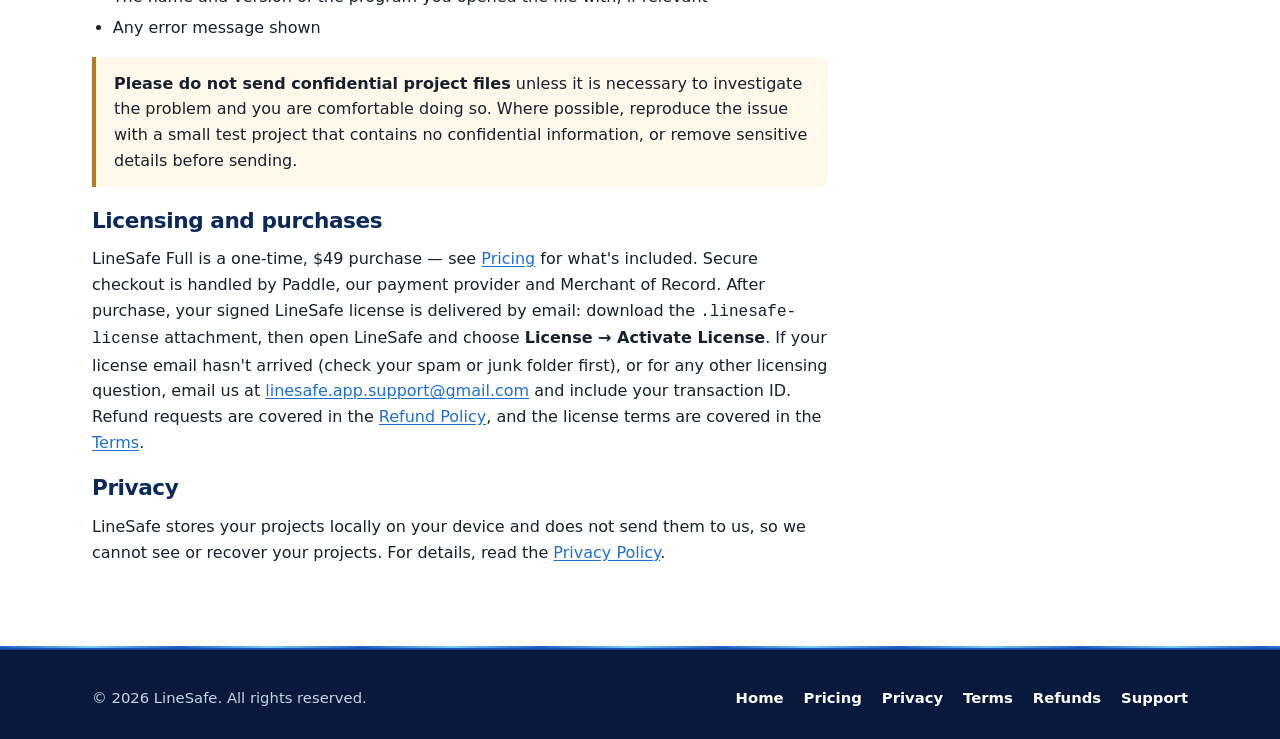
<file: support.html>
<!DOCTYPE html>
<html lang="en">
<head>
  <meta charset="utf-8">
  <meta name="viewport" content="width=device-width, initial-scale=1">
  <title>Support — LineSafe</title>
  <meta name="description" content="Support for LineSafe: how to ask a question, report a bug, request a feature or get help with Excel, PDF and DXF files.">
  <meta name="theme-color" content="#0b2a5b">
  <link rel="icon" type="image/png" href="assets/linesafe-icon.png">
  <link rel="apple-touch-icon" href="assets/linesafe-icon.png">
  <link rel="stylesheet" href="styles.css">
</head>
<body>
  <a class="skip-link" href="#main">Skip to content</a>

  <header class="site-header">
    <div class="container header-inner">
      <a class="brand" href="index.html" aria-label="LineSafe home">
        <img src="assets/linesafe-icon.png" alt="" width="36" height="36">
        <span><span class="brand-line">Line</span><span class="brand-safe">Safe</span></span>
      </a>
      <nav class="site-nav" aria-label="Main">
        <ul>
          <li><a href="index.html">Home</a></li>
          <li><a href="pricing.html">Pricing</a></li>
          <li><a href="privacy.html">Privacy</a></li>
          <li><a href="terms.html">Terms</a></li>
          <li><a href="refund.html">Refunds</a></li>
          <li><a href="support.html" aria-current="page">Support</a></li>
        </ul>
      </nav>
    </div>
  </header>

  <main id="main">
    <div class="page-header">
      <div class="container">
        <h1>LineSafe Support</h1>
        <p>Help with LineSafe — Pipeline Survey &amp; Longitudinal Profile.</p>
      </div>
    </div>

    <div class="container">
      <article class="doc">
        <table class="meta-table">
          <tbody>
            <tr>
              <th scope="row">Current version</th>
              <td>1.2.1</td>
            </tr>
            <tr>
              <th scope="row">Platforms</th>
              <td>Android, Windows desktop</td>
            </tr>
            <tr>
              <th scope="row">Support email</th>
              <td><a class="email" href="mailto:linesafe.app.support@gmail.com">linesafe.app.support@gmail.com</a></td>
            </tr>
          </tbody>
        </table>

        <section>
          <h2>General support</h2>
          <p>For questions about using LineSafe, email <a href="mailto:linesafe.app.support@gmail.com">linesafe.app.support@gmail.com</a>. Please describe what you are trying to do and which platform you are using, Android or Windows.</p>
          <p>You can check your installed version from the <strong>About</strong> button on the LineSafe home screen.</p>
        </section>

        <section>
          <h2>Download and installation</h2>
          <p>LineSafe 1.2.1 is available from the <a href="https://github.com/justin23999/linesafe-site/releases/tag/app-v1.2.1">official LineSafe 1.2.1 release page</a>, which also lists the SHA-256 checksum of each file. LineSafe Demo can be installed and used without purchasing LineSafe Full.</p>
          <ul>
            <li><strong>Android:</strong> download <a href="https://github.com/justin23999/linesafe-site/releases/download/app-v1.2.1/LineSafe-1.2.1-Android.apk">LineSafe-1.2.1-Android.apk</a> and open it to install it directly. Android may ask you to allow installation from your browser or file manager.</li>
            <li><strong>Windows:</strong> download <a href="https://github.com/justin23999/linesafe-site/releases/download/app-v1.2.1/LineSafe-Setup-1.2.1.exe">LineSafe-Setup-1.2.1.exe</a> and run it. The installer is currently not code-signed, so Windows SmartScreen may show &ldquo;Windows protected your PC&rdquo; or &ldquo;Unknown publisher&rdquo;. If you downloaded it from the official LineSafe release, choose <strong>More info &rarr; Run anyway</strong>.</li>
          </ul>
        </section>

        <section>
          <h2>Bug reports</h2>
          <p>If something does not work as expected, please include:</p>
          <ul>
            <li>Your LineSafe version</li>
            <li>Your device model and Android version, or your Windows version, where relevant</li>
            <li>A clear description of the problem</li>
            <li>The steps to reproduce it</li>
            <li>A screenshot, if it helps show the problem</li>
          </ul>
          <p>Clear steps to reproduce the problem are the most useful part of a bug report.</p>
        </section>

        <section>
          <h2>Feature requests</h2>
          <p>Suggestions for future versions are welcome. Tell us what you would like LineSafe to do and how it would fit into your survey or drafting work. Requests are reviewed, but we cannot promise that a particular feature will be added.</p>
        </section>

        <section>
          <h2>File and export issues</h2>
          <p>For problems with Excel import or export, PDF longitudinal profile export or AutoCAD DXF export, please describe:</p>
          <ul>
            <li>Which file type is affected (Excel, PDF or DXF)</li>
            <li>Whether the problem happens during import, during export, or when opening the file in another program</li>
            <li>The name and version of the program you opened the file with, if relevant</li>
            <li>Any error message shown</li>
          </ul>
          <div class="warning">
            <p><strong>Please do not send confidential project files</strong> unless it is necessary to investigate the problem and you are comfortable doing so. Where possible, reproduce the issue with a small test project that contains no confidential information, or remove sensitive details before sending.</p>
          </div>
        </section>

        <section>
          <h2>Licensing and purchases</h2>
          <p>LineSafe Full is a one-time, $49 purchase — see <a href="index.html#pricing">Pricing</a> for what's included. Secure checkout is handled by Paddle, our payment provider and Merchant of Record. After purchase, your signed LineSafe license is delivered by email: download the <code>.linesafe-license</code> attachment, then open LineSafe and choose <strong>License → Activate License</strong>. If your license email hasn't arrived (check your spam or junk folder first), or for any other licensing question, email us at <a href="mailto:linesafe.app.support@gmail.com">linesafe.app.support@gmail.com</a> and include your transaction ID. Refund requests are covered in the <a href="refund.html">Refund Policy</a>, and the license terms are covered in the <a href="terms.html">Terms</a>.</p>
        </section>

        <section>
          <h2>Privacy</h2>
          <p>LineSafe stores your projects locally on your device and does not send them to us, so we cannot see or recover your projects. For details, read the <a href="privacy.html">Privacy Policy</a>.</p>
        </section>
      </article>
    </div>
  </main>

  <footer class="site-footer">
    <div class="container footer-inner">
      <p>&copy; 2026 LineSafe. All rights reserved.</p>
      <ul class="footer-links">
        <li><a href="index.html">Home</a></li>
        <li><a href="pricing.html">Pricing</a></li>
        <li><a href="privacy.html">Privacy</a></li>
        <li><a href="terms.html">Terms</a></li>
        <li><a href="refund.html">Refunds</a></li>
        <li><a href="support.html">Support</a></li>
      </ul>
    </div>
  </footer>
</body>
</html>
</file>
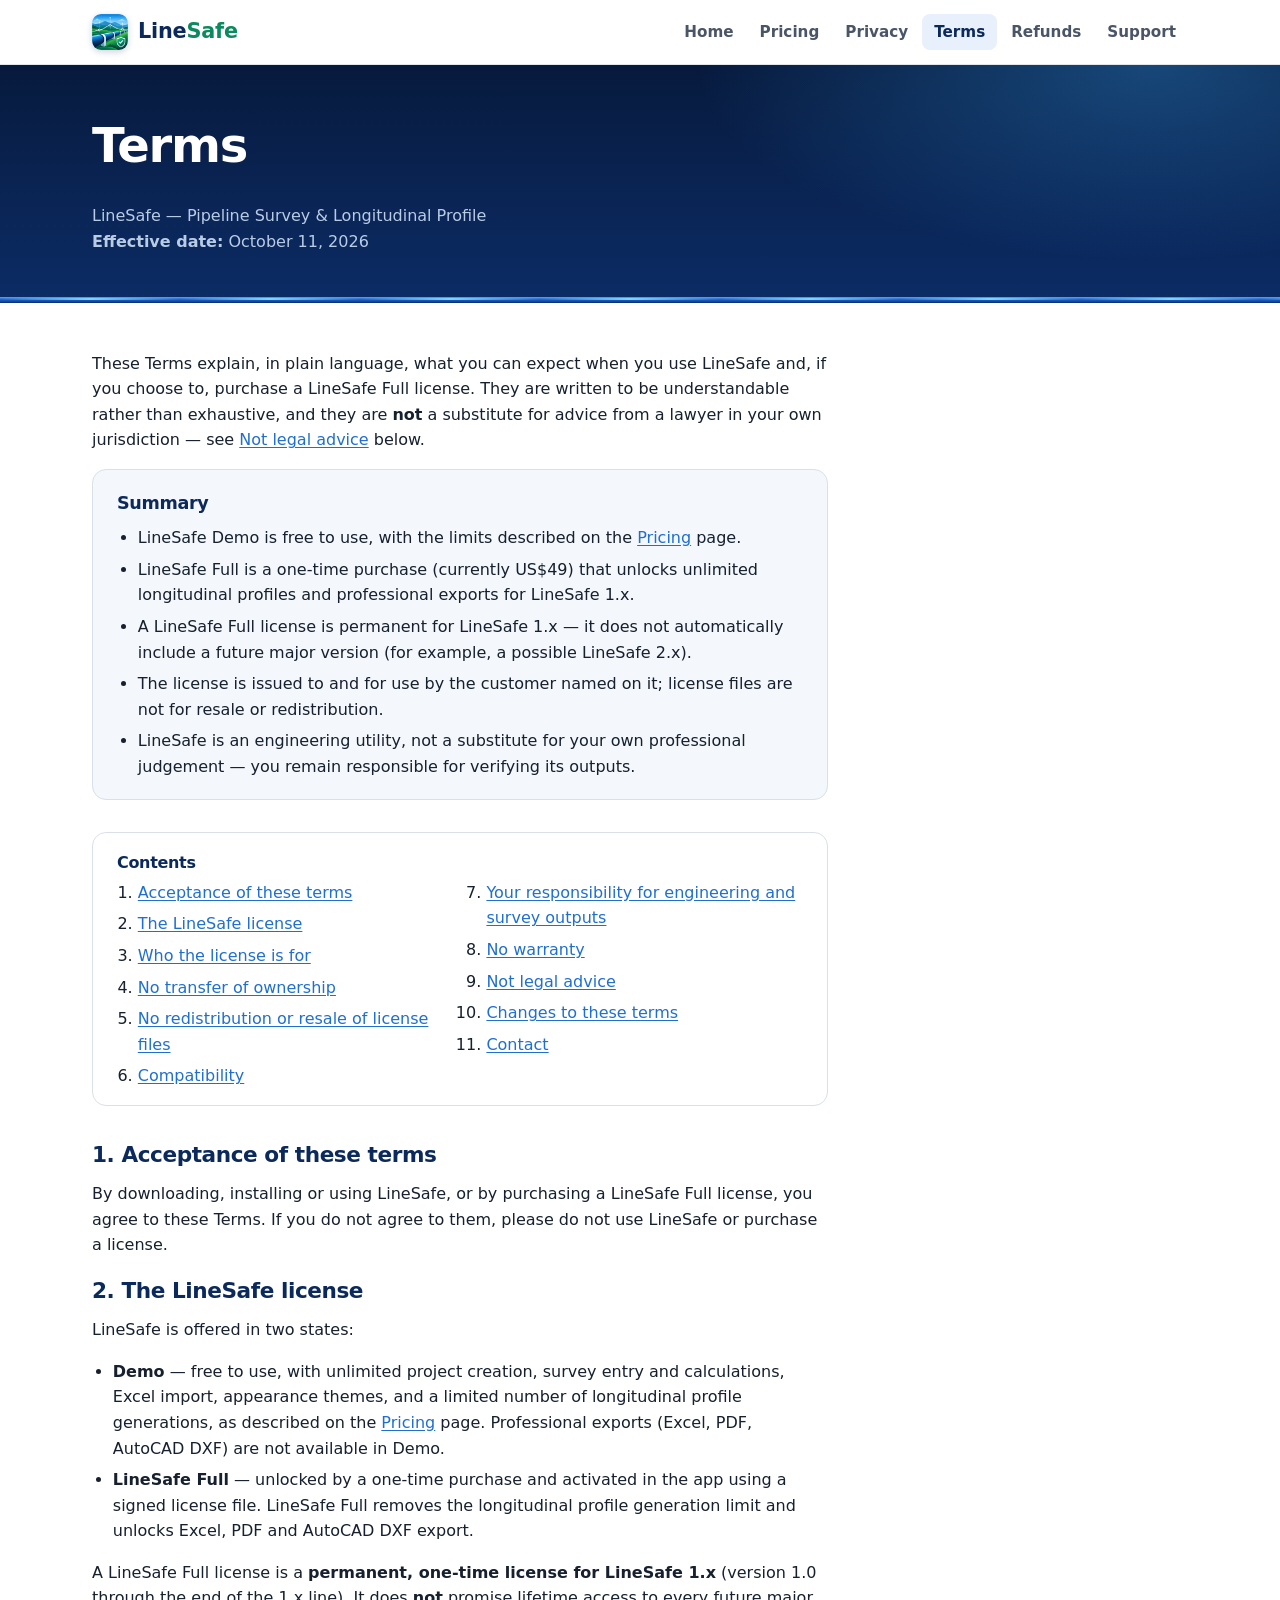
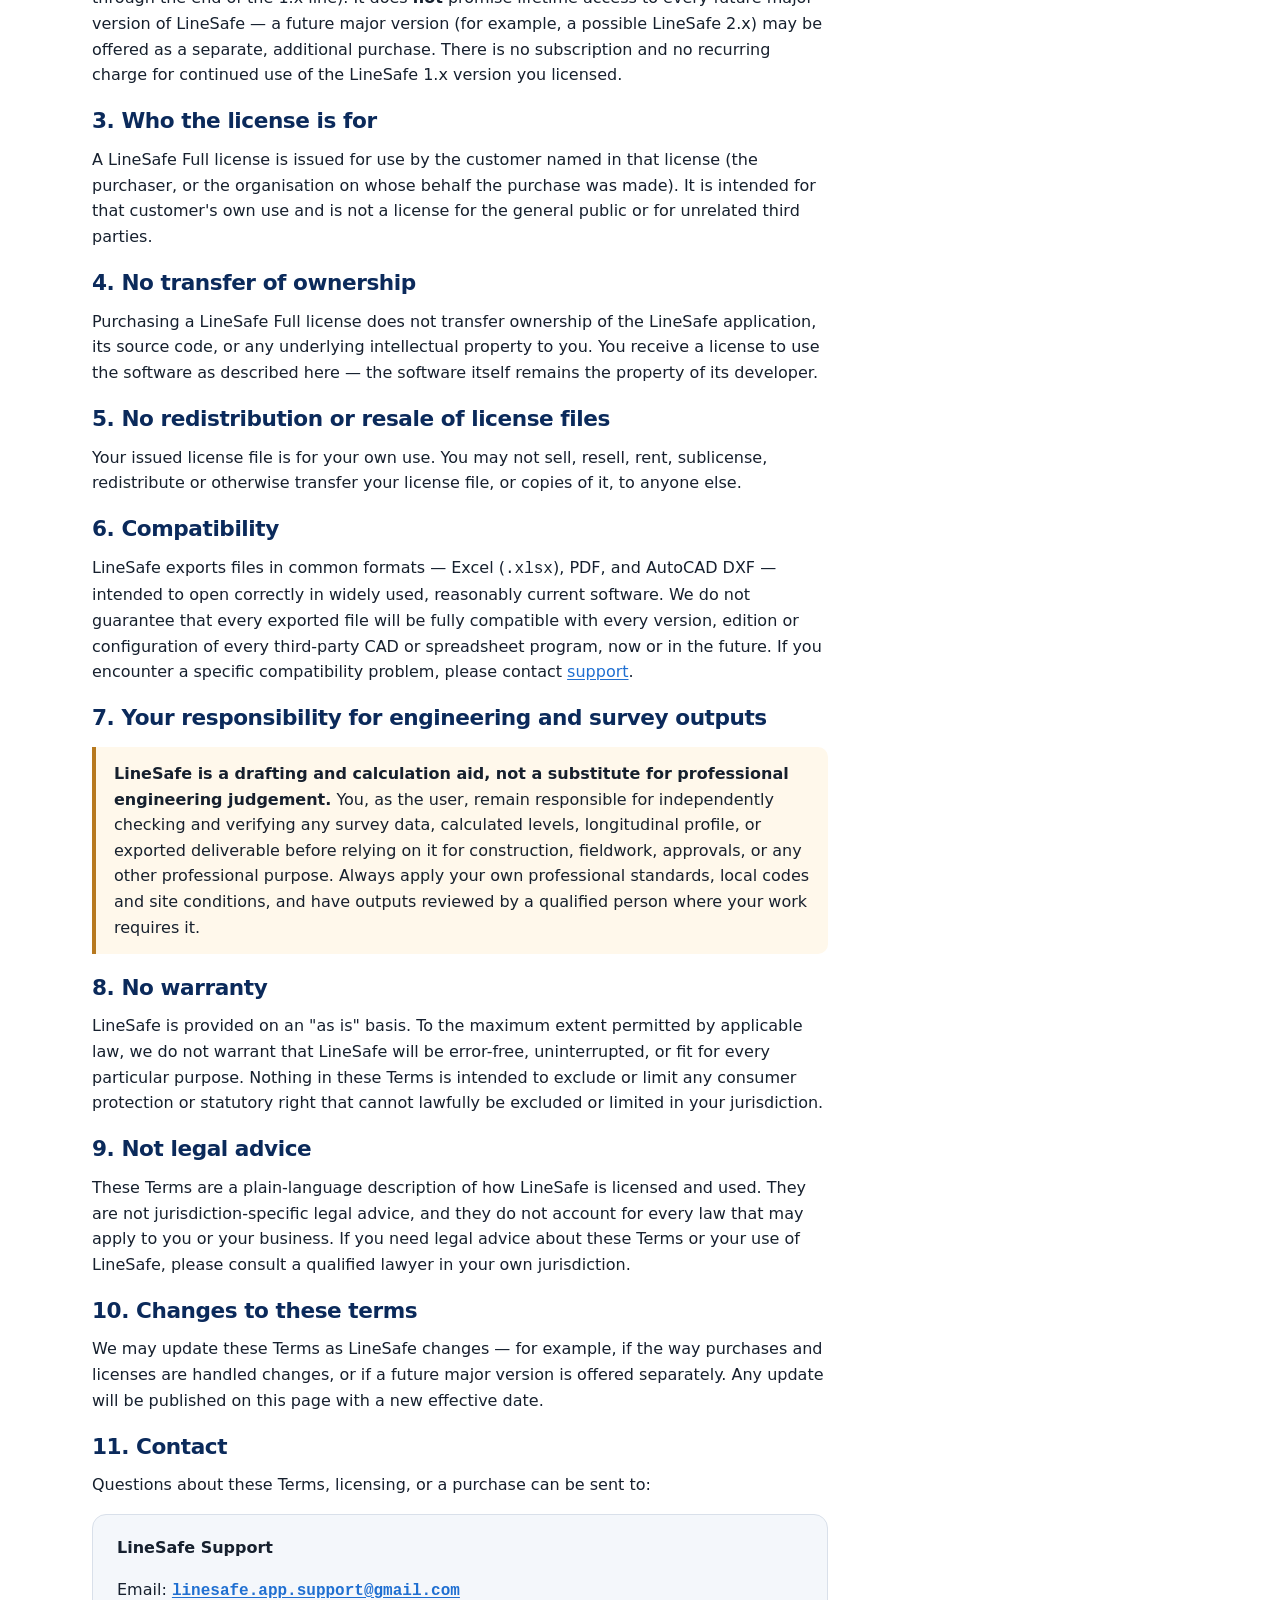
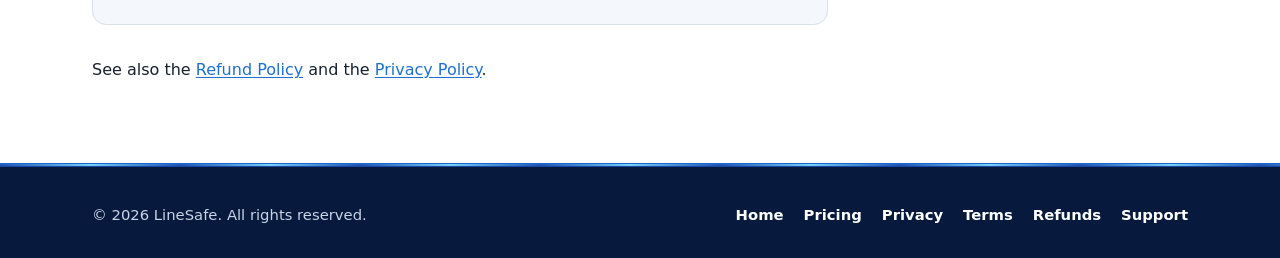
<file: terms.html>
<!DOCTYPE html>
<html lang="en">
<head>
  <meta charset="utf-8">
  <meta name="viewport" content="width=device-width, initial-scale=1">
  <title>Terms — LineSafe</title>
  <meta name="description" content="Terms of use and software license for LineSafe, including the one-time LineSafe Full license, support and engineering-responsibility notice.">
  <meta name="theme-color" content="#0b2a5b">
  <link rel="icon" type="image/png" href="assets/linesafe-icon.png">
  <link rel="apple-touch-icon" href="assets/linesafe-icon.png">
  <link rel="stylesheet" href="styles.css">
</head>
<body>
  <a class="skip-link" href="#main">Skip to content</a>

  <header class="site-header">
    <div class="container header-inner">
      <a class="brand" href="index.html" aria-label="LineSafe home">
        <img src="assets/linesafe-icon.png" alt="" width="36" height="36">
        <span><span class="brand-line">Line</span><span class="brand-safe">Safe</span></span>
      </a>
      <nav class="site-nav" aria-label="Main">
        <ul>
          <li><a href="index.html">Home</a></li>
          <li><a href="pricing.html">Pricing</a></li>
          <li><a href="privacy.html">Privacy</a></li>
          <li><a href="terms.html" aria-current="page">Terms</a></li>
          <li><a href="refund.html">Refunds</a></li>
          <li><a href="support.html">Support</a></li>
        </ul>
      </nav>
    </div>
  </header>

  <main id="main">
    <div class="page-header">
      <div class="container">
        <h1>Terms</h1>
        <p>LineSafe — Pipeline Survey &amp; Longitudinal Profile</p>
        <p><strong>Effective date:</strong> October 11, 2026</p>
      </div>
    </div>

    <div class="container">
      <article class="doc">
        <p>These Terms explain, in plain language, what you can expect when you use LineSafe and, if you choose to, purchase a LineSafe Full license. They are written to be understandable rather than exhaustive, and they are <strong>not</strong> a substitute for advice from a lawyer in your own jurisdiction — see <a href="#legal-advice">Not legal advice</a> below.</p>

        <section class="summary-box" aria-labelledby="summary-title">
          <h2 id="summary-title">Summary</h2>
          <ul>
            <li>LineSafe Demo is free to use, with the limits described on the <a href="index.html#pricing">Pricing</a> page.</li>
            <li>LineSafe Full is a one-time purchase (currently US$49) that unlocks unlimited longitudinal profiles and professional exports for LineSafe 1.x.</li>
            <li>A LineSafe Full license is permanent for LineSafe 1.x — it does not automatically include a future major version (for example, a possible LineSafe 2.x).</li>
            <li>The license is issued to and for use by the customer named on it; license files are not for resale or redistribution.</li>
            <li>LineSafe is an engineering utility, not a substitute for your own professional judgement — you remain responsible for verifying its outputs.</li>
          </ul>
        </section>

        <nav class="toc" aria-labelledby="toc-title">
          <h2 id="toc-title">Contents</h2>
          <ol>
            <li><a href="#acceptance">Acceptance of these terms</a></li>
            <li><a href="#license">The LineSafe license</a></li>
            <li><a href="#licensee">Who the license is for</a></li>
            <li><a href="#ownership">No transfer of ownership</a></li>
            <li><a href="#redistribution">No redistribution or resale of license files</a></li>
            <li><a href="#compatibility">Compatibility</a></li>
            <li><a href="#responsibility">Your responsibility for engineering and survey outputs</a></li>
            <li><a href="#warranty">No warranty</a></li>
            <li><a href="#legal-advice">Not legal advice</a></li>
            <li><a href="#changes">Changes to these terms</a></li>
            <li><a href="#contact">Contact</a></li>
          </ol>
        </nav>

        <section id="acceptance">
          <h2>1. Acceptance of these terms</h2>
          <p>By downloading, installing or using LineSafe, or by purchasing a LineSafe Full license, you agree to these Terms. If you do not agree to them, please do not use LineSafe or purchase a license.</p>
        </section>

        <section id="license">
          <h2>2. The LineSafe license</h2>
          <p>LineSafe is offered in two states:</p>
          <ul>
            <li><strong>Demo</strong> — free to use, with unlimited project creation, survey entry and calculations, Excel import, appearance themes, and a limited number of longitudinal profile generations, as described on the <a href="index.html#pricing">Pricing</a> page. Professional exports (Excel, PDF, AutoCAD DXF) are not available in Demo.</li>
            <li><strong>LineSafe Full</strong> — unlocked by a one-time purchase and activated in the app using a signed license file. LineSafe Full removes the longitudinal profile generation limit and unlocks Excel, PDF and AutoCAD DXF export.</li>
          </ul>
          <p>A LineSafe Full license is a <strong>permanent, one-time license for LineSafe 1.x</strong> (version 1.0 through the end of the 1.x line). It does <strong>not</strong> promise lifetime access to every future major version of LineSafe — a future major version (for example, a possible LineSafe 2.x) may be offered as a separate, additional purchase. There is no subscription and no recurring charge for continued use of the LineSafe 1.x version you licensed.</p>
        </section>

        <section id="licensee">
          <h2>3. Who the license is for</h2>
          <p>A LineSafe Full license is issued for use by the customer named in that license (the purchaser, or the organisation on whose behalf the purchase was made). It is intended for that customer's own use and is not a license for the general public or for unrelated third parties.</p>
        </section>

        <section id="ownership">
          <h2>4. No transfer of ownership</h2>
          <p>Purchasing a LineSafe Full license does not transfer ownership of the LineSafe application, its source code, or any underlying intellectual property to you. You receive a license to use the software as described here — the software itself remains the property of its developer.</p>
        </section>

        <section id="redistribution">
          <h2>5. No redistribution or resale of license files</h2>
          <p>Your issued license file is for your own use. You may not sell, resell, rent, sublicense, redistribute or otherwise transfer your license file, or copies of it, to anyone else.</p>
        </section>

        <section id="compatibility">
          <h2>6. Compatibility</h2>
          <p>LineSafe exports files in common formats — Excel (<code>.xlsx</code>), PDF, and AutoCAD DXF — intended to open correctly in widely used, reasonably current software. We do not guarantee that every exported file will be fully compatible with every version, edition or configuration of every third-party CAD or spreadsheet program, now or in the future. If you encounter a specific compatibility problem, please contact <a href="support.html">support</a>.</p>
        </section>

        <section id="responsibility">
          <h2>7. Your responsibility for engineering and survey outputs</h2>
          <div class="warning">
            <p><strong>LineSafe is a drafting and calculation aid, not a substitute for professional engineering judgement.</strong> You, as the user, remain responsible for independently checking and verifying any survey data, calculated levels, longitudinal profile, or exported deliverable before relying on it for construction, fieldwork, approvals, or any other professional purpose. Always apply your own professional standards, local codes and site conditions, and have outputs reviewed by a qualified person where your work requires it.</p>
          </div>
        </section>

        <section id="warranty">
          <h2>8. No warranty</h2>
          <p>LineSafe is provided on an "as is" basis. To the maximum extent permitted by applicable law, we do not warrant that LineSafe will be error-free, uninterrupted, or fit for every particular purpose. Nothing in these Terms is intended to exclude or limit any consumer protection or statutory right that cannot lawfully be excluded or limited in your jurisdiction.</p>
        </section>

        <section id="legal-advice">
          <h2>9. Not legal advice</h2>
          <p>These Terms are a plain-language description of how LineSafe is licensed and used. They are not jurisdiction-specific legal advice, and they do not account for every law that may apply to you or your business. If you need legal advice about these Terms or your use of LineSafe, please consult a qualified lawyer in your own jurisdiction.</p>
        </section>

        <section id="changes">
          <h2>10. Changes to these terms</h2>
          <p>We may update these Terms as LineSafe changes — for example, if the way purchases and licenses are handled changes, or if a future major version is offered separately. Any update will be published on this page with a new effective date.</p>
        </section>

        <section id="contact">
          <h2>11. Contact</h2>
          <p>Questions about these Terms, licensing, or a purchase can be sent to:</p>
          <div class="contact-card">
            <p><strong>LineSafe Support</strong></p>
            <p>Email: <a class="email" href="mailto:linesafe.app.support@gmail.com">linesafe.app.support@gmail.com</a></p>
          </div>
          <p>See also the <a href="refund.html">Refund Policy</a> and the <a href="privacy.html">Privacy Policy</a>.</p>
        </section>
      </article>
    </div>
  </main>

  <footer class="site-footer">
    <div class="container footer-inner">
      <p>&copy; 2026 LineSafe. All rights reserved.</p>
      <ul class="footer-links">
        <li><a href="index.html">Home</a></li>
        <li><a href="pricing.html">Pricing</a></li>
        <li><a href="privacy.html">Privacy</a></li>
        <li><a href="terms.html">Terms</a></li>
        <li><a href="refund.html">Refunds</a></li>
        <li><a href="support.html">Support</a></li>
      </ul>
    </div>
  </footer>
</body>
</html>
</file>
<file: styles.css>
/* LineSafe website — plain CSS, no build step. */

:root {
  /* Brand palette, sampled from the LineSafe icon: deep navy, pipe blue,
     sky blue, landscape green and the teal of the shield. */
  --navy: #0b2a5b;
  --navy-deep: #081f44;
  --night: #071a3d;
  --green: #0b8a5f;
  --green-bright: #10a36f;
  --green-dark: #08704d;
  --leaf: #2fb35e;
  --blue: #1f6fd1;
  --pipe: #14449e;
  --sky: #38a6f5;
  --water: #7fdcff;
  --ink: #16202e;
  --muted: #4a5668;
  --line: #d9e0ea;
  --surface: #ffffff;
  --surface-alt: #f4f7fb;
  --grid: #e8edf4;
  --radius: 14px;
  --radius-sm: 10px;
  --shadow-sm: 0 1px 2px rgba(11, 42, 91, 0.06), 0 1px 3px rgba(11, 42, 91, 0.06);
  --shadow-md: 0 4px 12px rgba(11, 42, 91, 0.08), 0 2px 4px rgba(11, 42, 91, 0.05);
  --shadow-lg: 0 24px 48px -12px rgba(7, 26, 61, 0.35);
  --max: 1160px;
  --font: system-ui, -apple-system, "Segoe UI", Roboto, "Helvetica Neue", Arial, sans-serif;
  --mono: ui-monospace, "Cascadia Mono", "Segoe UI Mono", Consolas, monospace;
}

*,
*::before,
*::after {
  box-sizing: border-box;
}

html {
  -webkit-text-size-adjust: 100%;
  scroll-behavior: smooth;
  scroll-padding-top: 80px;
}

body {
  margin: 0;
  font-family: var(--font);
  font-size: 1rem;
  line-height: 1.6;
  color: var(--ink);
  background: var(--surface);
}

img,
svg {
  max-width: 100%;
  height: auto;
  display: block;
}

a {
  color: var(--blue);
  text-underline-offset: 2px;
}

a:hover {
  color: var(--navy);
}

:focus-visible {
  outline: 3px solid var(--green-bright);
  outline-offset: 2px;
}

h1,
h2,
h3 {
  line-height: 1.2;
  color: var(--navy);
  margin: 0 0 0.6em;
}

h1 { font-size: clamp(2rem, 5vw, 3rem); letter-spacing: -0.025em; }
h2 { font-size: clamp(1.6rem, 3.2vw, 2.25rem); letter-spacing: -0.02em; }
h3 { font-size: 1.125rem; }

p { margin: 0 0 1em; }

.container {
  width: 100%;
  max-width: var(--max);
  margin: 0 auto;
  padding: 0 16px;
}

@media (min-width: 720px) {
  .container { padding: 0 32px; }
}

.skip-link {
  position: absolute;
  left: -9999px;
  top: 0;
  background: var(--navy);
  color: #fff;
  padding: 8px 14px;
  z-index: 100;
}

.skip-link:focus {
  left: 8px;
  top: 8px;
}

/* ---------- Header ---------- */

.site-header {
  border-bottom: 1px solid rgba(217, 224, 234, 0.8);
  background: rgba(255, 255, 255, 0.9);
  -webkit-backdrop-filter: saturate(160%) blur(12px);
  backdrop-filter: saturate(160%) blur(12px);
  position: sticky;
  top: 0;
  z-index: 10;
}

.header-inner {
  display: flex;
  align-items: center;
  justify-content: space-between;
  flex-wrap: wrap;
  gap: 8px 24px;
  min-height: 64px;
  padding-top: 8px;
  padding-bottom: 8px;
}

.brand {
  display: inline-flex;
  align-items: center;
  gap: 10px;
  text-decoration: none;
  font-weight: 800;
  font-size: 1.3rem;
  letter-spacing: -0.01em;
}

.brand img {
  width: 36px;
  height: 36px;
  border-radius: 9px;
  box-shadow: 0 2px 6px rgba(11, 42, 91, 0.2);
}

.brand-line { color: var(--navy); }
.brand-safe { color: var(--green); }

.site-nav ul {
  list-style: none;
  display: flex;
  flex-wrap: wrap;
  gap: 2px;
  margin: 0;
  padding: 0;
}

.site-nav a {
  display: block;
  padding: 6px 12px;
  border-radius: 8px;
  color: var(--muted);
  text-decoration: none;
  font-weight: 600;
  font-size: 0.95rem;
  transition: color 0.15s, background-color 0.15s;
}

.site-nav a:hover {
  color: var(--navy);
  background: var(--surface-alt);
}

.site-nav a[aria-current="page"] {
  color: var(--navy);
  background: #e7f0fb;
}

/* ---------- Buttons ---------- */

.button-row {
  display: flex;
  flex-wrap: wrap;
  gap: 12px;
  margin-top: 28px;
}

.button {
  display: inline-flex;
  align-items: center;
  justify-content: center;
  padding: 10px 20px;
  border-radius: 10px;
  font-weight: 700;
  text-decoration: none;
  border: 2px solid var(--navy);
  /* .button is also used on a real <button> (the disabled "Buy" control) --
     these three reset the native button chrome/font so it renders
     identically to the <a>-based buttons elsewhere on the site. */
  font-family: inherit;
  font-size: 1rem;
  cursor: pointer;
  transition: transform 0.15s, box-shadow 0.15s, background-color 0.15s, color 0.15s;
}

.button-lg {
  padding: 13px 24px;
  font-size: 1.05rem;
}

.button-block {
  width: 100%;
}

.button-primary {
  background: linear-gradient(135deg, var(--green) 0%, var(--green-dark) 100%);
  border-color: transparent;
  color: #fff;
  box-shadow: 0 6px 18px -6px rgba(11, 138, 95, 0.65), inset 0 1px 0 rgba(255, 255, 255, 0.18);
}

.button-primary:hover {
  background: linear-gradient(135deg, var(--green-dark) 0%, #065c3f 100%);
  color: #fff;
  transform: translateY(-1px);
  box-shadow: 0 10px 22px -8px rgba(11, 138, 95, 0.75), inset 0 1px 0 rgba(255, 255, 255, 0.18);
}

.button-secondary {
  background: var(--surface);
  color: var(--navy);
}

.button-secondary:hover {
  background: var(--surface-alt);
}

/* For dark backgrounds (hero, CTA band). */
.button-ghost {
  background: rgba(255, 255, 255, 0.08);
  border-color: rgba(255, 255, 255, 0.45);
  color: #fff;
}

.button-ghost:hover {
  background: rgba(255, 255, 255, 0.16);
  border-color: #fff;
  color: #fff;
}

/* ---------- Hero ---------- */

.hero {
  --pipeline-h: max(160px, 15.3vw);
  position: relative;
  overflow: hidden;
  color: #dbe7f7;
  background:
    radial-gradient(900px 520px at 88% 0%, rgba(56, 166, 245, 0.38), transparent 62%),
    radial-gradient(700px 420px at 0% 70%, rgba(47, 179, 94, 0.2), transparent 60%),
    linear-gradient(180deg, var(--night) 0%, #0c2c66 60%, #0f3a80 100%);
  padding: 64px 0 calc(var(--pipeline-h) + 24px);
}

/* Faint survey grid, fading out towards the bottom. */
.hero::before {
  content: "";
  position: absolute;
  inset: 0;
  background:
    linear-gradient(rgba(255, 255, 255, 0.05) 1px, transparent 1px) 0 0 / 40px 40px,
    linear-gradient(90deg, rgba(255, 255, 255, 0.05) 1px, transparent 1px) 0 0 / 40px 40px;
  -webkit-mask-image: linear-gradient(180deg, #000 0%, transparent 75%);
  mask-image: linear-gradient(180deg, #000 0%, transparent 75%);
  pointer-events: none;
}

.hero-inner {
  position: relative;
  z-index: 1;
  display: grid;
  grid-template-columns: minmax(0, 1fr);
  gap: 48px;
  align-items: center;
}

.hero-inner > * {
  min-width: 0;
}

@media (min-width: 960px) {
  .hero { padding-top: 80px; }
  .hero-inner { grid-template-columns: minmax(0, 1.05fr) minmax(0, 1fr); gap: 56px; }
}

.hero-eyebrow {
  display: inline-flex;
  align-items: center;
  gap: 10px;
  padding: 5px 14px 5px 5px;
  border: 1px solid rgba(255, 255, 255, 0.18);
  border-radius: 999px;
  background: rgba(255, 255, 255, 0.07);
  font-size: 0.85rem;
  font-weight: 600;
  color: #cfe3f8;
  margin-bottom: 22px;
}

.hero-eyebrow img {
  width: 24px;
  height: 24px;
  border-radius: 999px;
}

.hero h1 {
  color: #fff;
  font-size: clamp(2.2rem, 5.4vw, 3.6rem);
  line-height: 1.08;
  margin-bottom: 0.45em;
}

/* "Water" gradient across the headline highlight. */
.text-flow {
  background: linear-gradient(90deg, var(--water) 0%, #5cc8ff 40%, #5fe0a8 100%);
  -webkit-background-clip: text;
  background-clip: text;
  color: transparent;
}

.tagline {
  font-size: clamp(1.1rem, 2.4vw, 1.35rem);
  font-weight: 600;
  color: var(--green);
  margin-bottom: 1em;
}

.lead {
  font-size: 1.1rem;
  color: var(--muted);
  max-width: 38em;
}

.hero .lead {
  color: #d3e1f3;
  font-size: 1.15rem;
}

.hero .lead-small {
  color: #a9bcd6;
  font-size: 1rem;
}

.hero .button-row {
  margin-top: 30px;
}

.hero-assurance {
  margin: 14px 0 0;
  font-size: 0.9rem;
  color: #9fc0e3;
}

.hero-assurance a {
  color: var(--water);
  font-weight: 600;
}

.hero-assurance a:hover {
  color: #fff;
}

.hero-meta {
  display: flex;
  flex-wrap: wrap;
  gap: 8px;
  margin: 22px 0 0;
  padding: 0;
  list-style: none;
}

.chip {
  display: inline-block;
  padding: 4px 12px;
  border: 1px solid var(--line);
  border-radius: 999px;
  background: var(--surface);
  font-size: 0.875rem;
  font-weight: 600;
  color: var(--navy);
}

.hero .chip {
  background: rgba(255, 255, 255, 0.08);
  border-color: rgba(255, 255, 255, 0.2);
  color: #e6effa;
}

/* Product window holding the profile illustration */

.product-window {
  position: relative;
  margin: 0;
  padding: 10px;
  border-radius: 18px;
  background: linear-gradient(160deg, rgba(255, 255, 255, 0.16), rgba(255, 255, 255, 0.04));
  border: 1px solid rgba(255, 255, 255, 0.18);
  box-shadow: var(--shadow-lg), 0 0 80px -20px rgba(56, 166, 245, 0.55);
}

.window-bar {
  display: flex;
  align-items: center;
  gap: 6px;
  padding: 4px 6px 10px;
}

.window-dot {
  width: 10px;
  height: 10px;
  border-radius: 50%;
  background: rgba(255, 255, 255, 0.28);
}

.window-title {
  margin-left: auto;
  padding-right: 4px;
  font-size: 0.8rem;
  font-weight: 600;
  color: #cfe0f5;
}

.window-canvas {
  background: var(--surface);
  border-radius: 10px;
  padding: 14px 12px 8px;
}

.product-window figcaption {
  font-size: 0.8rem;
  color: #a9bcd6;
  margin-top: 8px;
  text-align: center;
}

.crown-flow {
  stroke-dasharray: 10 30;
  animation: crown-flow 2.4s linear infinite;
}

@keyframes crown-flow {
  to { stroke-dashoffset: -40; }
}

.float-badge {
  display: none;
}

@media (min-width: 960px) {
  .float-badge {
    position: absolute;
    display: flex;
    align-items: center;
    gap: 10px;
    padding: 10px 14px 10px 10px;
    background: rgba(255, 255, 255, 0.97);
    border-radius: 12px;
    box-shadow: 0 14px 30px -10px rgba(7, 26, 61, 0.5);
    font-size: 0.85rem;
    line-height: 1.3;
    color: var(--ink);
    animation: float 6s ease-in-out infinite;
  }

  .float-badge strong { display: block; color: var(--navy); }
  .float-badge small { display: block; color: var(--muted); font-size: 0.78rem; }

  .float-badge-top { top: -24px; left: -32px; }
  .float-badge-bottom { bottom: -36px; right: -24px; animation-delay: -3s; }

  /* Keep the caption clear of the bottom-right badge. */
  .product-window figcaption { text-align: left; padding: 0 230px 0 6px; }
}

.float-icon {
  flex: none;
  display: grid;
  place-items: center;
  width: 34px;
  height: 34px;
  border-radius: 9px;
  background: linear-gradient(135deg, #18b47a, var(--green));
  color: #fff;
}

.float-icon-blue {
  background: linear-gradient(135deg, var(--sky), var(--blue));
}

.float-icon svg,
.value-icon svg,
.card-icon svg {
  width: 20px;
  height: 20px;
  fill: none;
  stroke: currentColor;
  stroke-width: 2;
  stroke-linecap: round;
  stroke-linejoin: round;
}

@keyframes float {
  0%, 100% { transform: translateY(0); }
  50% { transform: translateY(-8px); }
}

/* ---------- Signature pipeline (hero) ---------- */

.hero-pipeline {
  position: absolute;
  left: 0;
  right: 0;
  bottom: 0;
  height: var(--pipeline-h);
  pointer-events: none;
}

.pipeline-svg {
  width: 100%;
  height: 100%;
  max-width: none;
}

/* Water: a calm continuous body with a very slow shimmer, and individual
   particles (dots, bubbles, short and long streaks) flowing left to right.
   Each particle sits at x <= -40, just left of the clipped channel, and
   moves 1580 user units right -- past the channel's right end (1460) --
   so both ends of its loop are out of sight and the restart is invisible.
   Per-particle --dur, negative --delay, --o (opacity) and --wy (a slight
   vertical drift) are set inline, so no two move in step. The flanges and
   supports are drawn after the channel, so particles pass behind them. */
.pl-water {
  opacity: 0.85;
  animation: pl-water-shimmer 6.5s ease-in-out infinite alternate;
}

.pl-p {
  opacity: 0;
  animation: pl-particle var(--dur) linear var(--delay) infinite;
}

.pl-p-dot { fill: #9fe6ff; }
.pl-p-bubble { fill: none; stroke: #e6f8ff; stroke-width: 0.8; }
.pl-p-streak,
.pl-p-long { fill: url(#pl-water-streak); }
.pl-p-green { fill: url(#pl-water-streak-green); }

.pl-pulse {
  transform-box: fill-box;
  transform-origin: center;
  opacity: 0;
  animation: pl-pulse 3.6s ease-out infinite;
}

.pl-pulse-2 { animation-delay: 1.2s; }
.pl-pulse-3 { animation-delay: 2.4s; }

@keyframes pl-particle {
  0% { transform: translate(0, 0); opacity: var(--o); }
  50% { transform: translate(790px, var(--wy)); opacity: var(--o); }
  100% { transform: translate(1580px, 0); opacity: var(--o); }
}

@keyframes pl-water-shimmer {
  from { opacity: 0.82; }
  to { opacity: 0.9; }
}

@keyframes pl-pulse {
  0% { transform: scale(1); opacity: 0.9; }
  70%, 100% { transform: scale(2.8); opacity: 0; }
}

/* Reusable CSS pipe with flowing water (CTA band, footer). */
.flow-pipe {
  height: 8px;
  background:
    linear-gradient(90deg, transparent 0, rgba(127, 220, 255, 0.95) 50%, transparent 100%) 0 50% / 180px 40% repeat-x,
    linear-gradient(180deg, #5aa8f5 0%, #2468d0 35%, #14449e 75%, #0a2a6b 100%);
  animation: flow-pipe 2.6s linear infinite;
}

@keyframes flow-pipe {
  from { background-position: 0 50%, 0 0; }
  to { background-position: 180px 50%, 0 0; }
}

/* ---------- Value strip ---------- */

.value-strip {
  background: var(--surface);
  border-bottom: 1px solid var(--line);
  padding: 28px 0;
}

.value-grid {
  list-style: none;
  margin: 0;
  padding: 0;
  display: grid;
  gap: 20px;
  grid-template-columns: 1fr;
}

@media (min-width: 560px) {
  .value-grid { grid-template-columns: repeat(2, 1fr); }
}

@media (min-width: 960px) {
  .value-grid { grid-template-columns: repeat(4, 1fr); }
}

.value-grid li {
  display: flex;
  align-items: center;
  gap: 12px;
  line-height: 1.35;
}

.value-grid strong {
  display: block;
  color: var(--navy);
}

.value-grid small {
  display: block;
  color: var(--muted);
  font-size: 0.85rem;
}

.value-icon {
  flex: none;
  display: grid;
  place-items: center;
  width: 42px;
  height: 42px;
  border-radius: 12px;
  background: linear-gradient(135deg, #e6f7ef, #e3effc);
  color: var(--green);
}

/* ---------- Sections ---------- */

.section {
  padding: 80px 0;
}

@media (max-width: 719px) {
  .section { padding: 60px 0; }
}

.section-alt {
  background:
    radial-gradient(800px 300px at 50% 0%, rgba(56, 166, 245, 0.08), transparent 70%),
    var(--surface-alt);
  border-top: 1px solid var(--line);
  border-bottom: 1px solid var(--line);
}

.section-head {
  max-width: 44em;
  margin-bottom: 40px;
}

.section-head-center {
  margin-left: auto;
  margin-right: auto;
  text-align: center;
}

.section-head p {
  color: var(--muted);
  font-size: 1.05rem;
}

.eyebrow {
  display: block;
  font-size: 0.8rem;
  font-weight: 700;
  letter-spacing: 0.1em;
  text-transform: uppercase;
  color: var(--green);
  margin-bottom: 10px;
}

/* Feature grid */

.feature-grid {
  display: grid;
  gap: 20px;
  grid-template-columns: 1fr;
}

@media (min-width: 640px) {
  .feature-grid { grid-template-columns: repeat(2, 1fr); }
}

@media (min-width: 1000px) {
  .feature-grid { grid-template-columns: repeat(3, 1fr); gap: 24px; }
}

.card {
  position: relative;
  background: var(--surface);
  border: 1px solid var(--line);
  border-radius: var(--radius);
  padding: 26px;
  box-shadow: var(--shadow-sm);
  transition: transform 0.2s, box-shadow 0.2s, border-color 0.2s;
}

/* Pipe-coloured accent along the top edge. */
.card::before {
  content: "";
  position: absolute;
  top: -1px;
  left: 24px;
  right: 24px;
  height: 3px;
  border-radius: 0 0 3px 3px;
  background: linear-gradient(90deg, var(--blue), var(--sky), var(--leaf));
  opacity: 0;
  transition: opacity 0.2s;
}

.card:hover {
  transform: translateY(-3px);
  box-shadow: var(--shadow-md);
  border-color: #c4d3e6;
}

.card:hover::before {
  opacity: 1;
}

.card-icon {
  display: grid;
  place-items: center;
  width: 44px;
  height: 44px;
  margin-bottom: 16px;
  border-radius: 12px;
  background: linear-gradient(135deg, #1f6fd1, #14449e);
  color: #fff;
  box-shadow: 0 6px 14px -6px rgba(31, 111, 209, 0.7);
}

.card h3 {
  display: flex;
  align-items: center;
  gap: 10px;
}

/* Kept for older markup. */
.card-mark {
  flex: none;
  width: 10px;
  height: 10px;
  border-radius: 2px;
  background: var(--green);
}

.card ul {
  margin: 0;
  padding-left: 1.2em;
  color: var(--muted);
}

.card li + li {
  margin-top: 4px;
}

.card li::marker {
  color: var(--green);
}

.card-link {
  margin: 14px 0 0;
  font-size: 0.9rem;
  font-weight: 600;
}

/* Workflow — steps joined by short flowing pipe segments */

.workflow {
  list-style: none;
  margin: 0;
  padding: 0;
  display: grid;
  gap: 28px;
}

@media (min-width: 860px) {
  .workflow {
    grid-template-columns: repeat(4, 1fr);
    gap: 24px;
  }
}

.workflow li {
  position: relative;
  display: grid;
  grid-template-columns: 48px 1fr;
  gap: 16px;
  align-items: start;
}

@media (min-width: 860px) {
  .workflow li {
    grid-template-columns: 1fr;
    grid-template-rows: 48px 1fr;
    align-items: stretch;
    text-align: center;
  }

  .workflow .step-node { justify-self: center; }
}

.step-node {
  position: relative;
  z-index: 1;
  display: grid;
  place-items: center;
  width: 48px;
  height: 48px;
  border-radius: 50%;
  background: linear-gradient(135deg, var(--sky), var(--blue) 55%, var(--pipe));
  color: #fff;
  font-family: var(--mono);
  font-size: 0.85rem;
  font-weight: 700;
  border: 3px solid #fff;
  box-shadow: 0 0 0 1px #c4d3e6, 0 8px 18px -8px rgba(20, 68, 158, 0.8);
}

.workflow li:last-child .step-node {
  background: linear-gradient(135deg, #18b47a, var(--green));
}

.step-card {
  background: var(--surface);
  border: 1px solid var(--line);
  border-radius: var(--radius);
  padding: 20px;
  box-shadow: var(--shadow-sm);
  min-width: 0;
}

.workflow strong {
  display: block;
  color: var(--navy);
  font-size: 1.05rem;
  margin-bottom: 4px;
}

.workflow .step-card span {
  color: var(--muted);
  font-size: 0.95rem;
}

/* Pipe segment from this node to the next one. */
.workflow li:not(:last-child)::after {
  content: "";
  position: absolute;
  border-radius: 4px;
  background:
    linear-gradient(180deg, transparent 0, rgba(127, 220, 255, 0.95) 50%, transparent 100%) 50% 0 / 40% 60px repeat-y,
    linear-gradient(90deg, #5aa8f5 0%, #2468d0 35%, #14449e 75%, #0a2a6b 100%);
  animation: flow-down 1.6s linear infinite;
}

@media (max-width: 859px) {
  .workflow li:not(:last-child)::after {
    left: 20px;
    width: 8px;
    top: 48px;
    bottom: -28px;
  }
}

@media (min-width: 860px) {
  .workflow li:not(:last-child)::after {
    top: 20px;
    height: 8px;
    left: calc(50% + 24px);
    width: calc(100% + 24px - 48px);
    background:
      linear-gradient(90deg, transparent 0, rgba(127, 220, 255, 0.95) 50%, transparent 100%) 0 50% / 60px 40% repeat-x,
      linear-gradient(180deg, #5aa8f5 0%, #2468d0 35%, #14449e 75%, #0a2a6b 100%);
    animation-name: flow-right;
  }
}

@keyframes flow-down {
  from { background-position: 50% 0, 0 0; }
  to { background-position: 50% 60px, 0 0; }
}

@keyframes flow-right {
  from { background-position: 0 50%, 0 0; }
  to { background-position: 60px 50%, 0 0; }
}

.note {
  border-left: 4px solid var(--green);
  background: var(--surface);
  padding: 16px 20px;
  border-radius: 0 var(--radius-sm) var(--radius-sm) 0;
  color: var(--muted);
  margin-top: 32px;
}

.note p:last-child { margin-bottom: 0; }

.note-center,
.fine-print {
  max-width: 860px;
  margin-left: auto;
  margin-right: auto;
}

.note-center {
  background: var(--surface-alt);
}

.fine-print {
  margin-top: 24px;
  font-size: 0.9rem;
  color: var(--muted);
}

/* Download */

.download-grid {
  display: grid;
  gap: 24px;
  grid-template-columns: 1fr;
  max-width: 860px;
  margin: 0 auto;
}

@media (min-width: 720px) {
  .download-grid { grid-template-columns: repeat(2, 1fr); }
}

.download-card {
  display: flex;
  flex-direction: column;
  background: var(--surface);
  border: 1px solid var(--line);
  border-radius: var(--radius);
  padding: 30px;
  box-shadow: var(--shadow-sm);
}

.download-card h3 {
  margin-bottom: 4px;
}

.download-card .price-note {
  margin-bottom: 0;
}

.download-card .button-row {
  margin-top: 20px;
}

.download-card .purchase-status-note {
  margin-top: 12px;
}

/* Pricing */

.pricing-grid {
  display: grid;
  gap: 24px;
  grid-template-columns: 1fr;
  max-width: 860px;
}

.pricing-grid-center {
  margin: 0 auto;
}

@media (min-width: 720px) {
  .pricing-grid { grid-template-columns: repeat(2, 1fr); }
}

.price-card {
  background: var(--surface);
  border: 1px solid var(--line);
  border-radius: var(--radius);
  padding: 30px;
  display: flex;
  flex-direction: column;
  box-shadow: var(--shadow-sm);
}

.price-card-featured {
  border: 2px solid transparent;
  background:
    linear-gradient(var(--surface), var(--surface)) padding-box,
    linear-gradient(140deg, var(--sky), var(--blue) 45%, var(--leaf)) border-box;
  box-shadow: 0 24px 48px -20px rgba(20, 68, 158, 0.45);
  position: relative;
}

@media (min-width: 720px) {
  .price-card-featured { transform: translateY(-8px); }
}

.price-badge {
  display: inline-block;
  align-self: flex-start;
  padding: 4px 12px;
  border-radius: 999px;
  background: linear-gradient(135deg, var(--green), var(--green-dark));
  color: #fff;
  font-size: 0.75rem;
  font-weight: 700;
  letter-spacing: 0.06em;
  text-transform: uppercase;
  margin-bottom: 12px;
}

.price-card h3 {
  margin-bottom: 4px;
}

.price {
  font-size: 2.6rem;
  font-weight: 800;
  letter-spacing: -0.02em;
  color: var(--navy);
  margin: 0 0 18px;
}

.price-period {
  font-size: 1rem;
  font-weight: 600;
  letter-spacing: 0;
  color: var(--muted);
}

/* Check-mark list */
.price-card ul {
  list-style: none;
  margin: 0 0 18px;
  padding: 0;
  color: var(--muted);
  flex-grow: 1;
}

.price-card li {
  position: relative;
  padding-left: 28px;
}

.price-card li::before {
  content: "";
  position: absolute;
  left: 0;
  top: 0.2em;
  width: 18px;
  height: 18px;
  border-radius: 50%;
  background: #e2f5ec;
}

.price-card li::after {
  content: "";
  position: absolute;
  left: 6px;
  top: calc(0.2em + 4px);
  width: 5px;
  height: 9px;
  border: solid var(--green);
  border-width: 0 2px 2px 0;
  transform: rotate(45deg);
}

.price-card li + li {
  margin-top: 8px;
}

.price-note {
  font-size: 0.9rem;
  color: var(--muted);
  margin-bottom: 16px;
}

.price-card .button-row {
  margin-top: 4px;
}

.purchase-status-note {
  margin: 8px 0 0;
  font-size: 0.85rem;
  color: var(--muted);
}

/* Two-column info */

.split {
  display: grid;
  gap: 32px;
}

@media (min-width: 820px) {
  .split { grid-template-columns: 1fr 1fr; }
}

.info-card {
  background: var(--surface);
  border: 1px solid var(--line);
  border-radius: var(--radius);
  padding: 32px;
  box-shadow: var(--shadow-sm);
}

.info-card h2 {
  font-size: clamp(1.35rem, 2.4vw, 1.65rem);
}

.info-card p { color: var(--muted); }
.info-card p:last-child { margin-bottom: 0; }

/* ---------- CTA band ---------- */

.cta-band {
  position: relative;
  color: #d3e1f3;
  background:
    radial-gradient(700px 300px at 90% 100%, rgba(47, 179, 94, 0.22), transparent 65%),
    radial-gradient(700px 300px at 10% 0%, rgba(56, 166, 245, 0.3), transparent 65%),
    linear-gradient(135deg, var(--night), #0d3170);
}

.cta-inner {
  display: grid;
  gap: 8px 40px;
  align-items: center;
  padding-top: 64px;
  padding-bottom: 64px;
}

@media (min-width: 900px) {
  .cta-inner { grid-template-columns: 1.3fr auto; }
  .cta-inner .button-row { margin-top: 0; }
}

.cta-band h2 {
  color: #fff;
}

.cta-band p {
  margin: 0;
  font-size: 1.05rem;
}

.cta-band p a {
  color: var(--water);
}

.cta-band p a:hover {
  color: #fff;
}

/* ---------- Document pages (privacy, support) ---------- */

.page-header {
  position: relative;
  color: #d3e1f3;
  background:
    radial-gradient(700px 300px at 90% 0%, rgba(56, 166, 245, 0.32), transparent 65%),
    linear-gradient(180deg, var(--night), #0c2c66);
  padding: 52px 0 48px;
}

.page-header::after {
  content: "";
  position: absolute;
  left: 0;
  right: 0;
  bottom: 0;
  height: 6px;
  background:
    linear-gradient(90deg, transparent 0, rgba(127, 220, 255, 0.95) 50%, transparent 100%) 0 50% / 180px 40% repeat-x,
    linear-gradient(180deg, #5aa8f5 0%, #2468d0 35%, #14449e 75%, #0a2a6b 100%);
  animation: flow-pipe 2.6s linear infinite;
}

.page-header h1 {
  color: #fff;
}

.page-header p {
  color: #b9cce5;
  margin-bottom: 0;
}

.page-header a {
  color: var(--water);
}

.doc {
  max-width: 46em;
  padding: 48px 0 64px;
}

.doc h2 {
  font-size: 1.35rem;
  margin-top: 2.2em;
  padding-top: 0.2em;
}

.doc h2:first-child {
  margin-top: 0;
}

.doc h3 {
  margin-top: 1.6em;
}

.doc ul {
  padding-left: 1.3em;
}

.doc li + li {
  margin-top: 6px;
}

.summary-box {
  background: var(--surface-alt);
  border: 1px solid var(--line);
  border-radius: var(--radius);
  padding: 20px 24px;
  margin-bottom: 32px;
}

.summary-box h2 {
  margin-top: 0;
  font-size: 1.1rem;
}

.summary-box ul {
  margin: 0;
}

.toc {
  border: 1px solid var(--line);
  border-radius: var(--radius);
  padding: 16px 24px;
  margin-bottom: 32px;
}

.toc h2 {
  font-size: 1rem;
  margin: 0 0 8px;
}

.toc ol {
  margin: 0;
  padding-left: 1.3em;
  columns: 1;
}

@media (min-width: 640px) {
  .toc ol { columns: 2; column-gap: 32px; }
}

.meta-table {
  border-collapse: collapse;
  width: 100%;
  margin: 0 0 24px;
}

.meta-table th,
.meta-table td {
  text-align: left;
  padding: 10px 12px;
  border-bottom: 1px solid var(--line);
  vertical-align: top;
}

.meta-table th {
  width: 40%;
  color: var(--navy);
  font-weight: 700;
}

.contact-card {
  background: var(--surface-alt);
  border: 1px solid var(--line);
  border-radius: var(--radius);
  padding: 20px 24px;
  margin: 8px 0 32px;
}

.contact-card p:last-child { margin-bottom: 0; }

.email {
  font-family: var(--mono);
  font-weight: 700;
  word-break: break-all;
}

.warning {
  border-left: 4px solid #b7791f;
  background: #fff8eb;
  padding: 14px 18px;
  border-radius: 0 var(--radius-sm) var(--radius-sm) 0;
  margin: 16px 0;
}

.warning p:last-child { margin-bottom: 0; }

/* ---------- Footer ---------- */

.site-footer {
  position: relative;
  background: var(--night);
  color: #c9d4e5;
  padding: 40px 0 36px;
  font-size: 0.925rem;
}

/* Thin flowing pipe along the top edge of every page's footer. */
.site-footer::before {
  content: "";
  position: absolute;
  top: 0;
  left: 0;
  right: 0;
  height: 4px;
  background:
    linear-gradient(90deg, transparent 0, rgba(127, 220, 255, 0.9) 50%, transparent 100%) 0 50% / 180px 60% repeat-x,
    linear-gradient(180deg, #2468d0, #14449e);
  animation: flow-pipe 3.2s linear infinite;
}

.footer-inner {
  display: flex;
  flex-wrap: wrap;
  justify-content: space-between;
  align-items: center;
  gap: 16px;
}

.site-footer p {
  margin: 0;
}

.footer-links {
  list-style: none;
  display: flex;
  flex-wrap: wrap;
  gap: 8px 20px;
  margin: 0;
  padding: 0;
}

.site-footer a {
  color: #ffffff;
  text-decoration: none;
  font-weight: 600;
}

.site-footer a:hover {
  text-decoration: underline;
  color: #ffffff;
}

/* ---------- Motion preferences ---------- */

@media (prefers-reduced-motion: reduce) {
  html { scroll-behavior: auto; }

  *,
  *::before,
  *::after {
    animation: none !important;
    transition: none !important;
  }

  .pl-pulse { opacity: 0; }
  /* Hero water: the particles wait out of sight left of the pipe, so
     only the calm, still water body shows. */
}

@media print {
  .site-header,
  .site-footer,
  .skip-link,
  .hero-pipeline,
  .cta-band { display: none; }
  .site-header { position: static; }
  .hero { background: none; color: var(--ink); padding: 0; }
  .hero h1 { color: var(--navy); }
}
</file>
